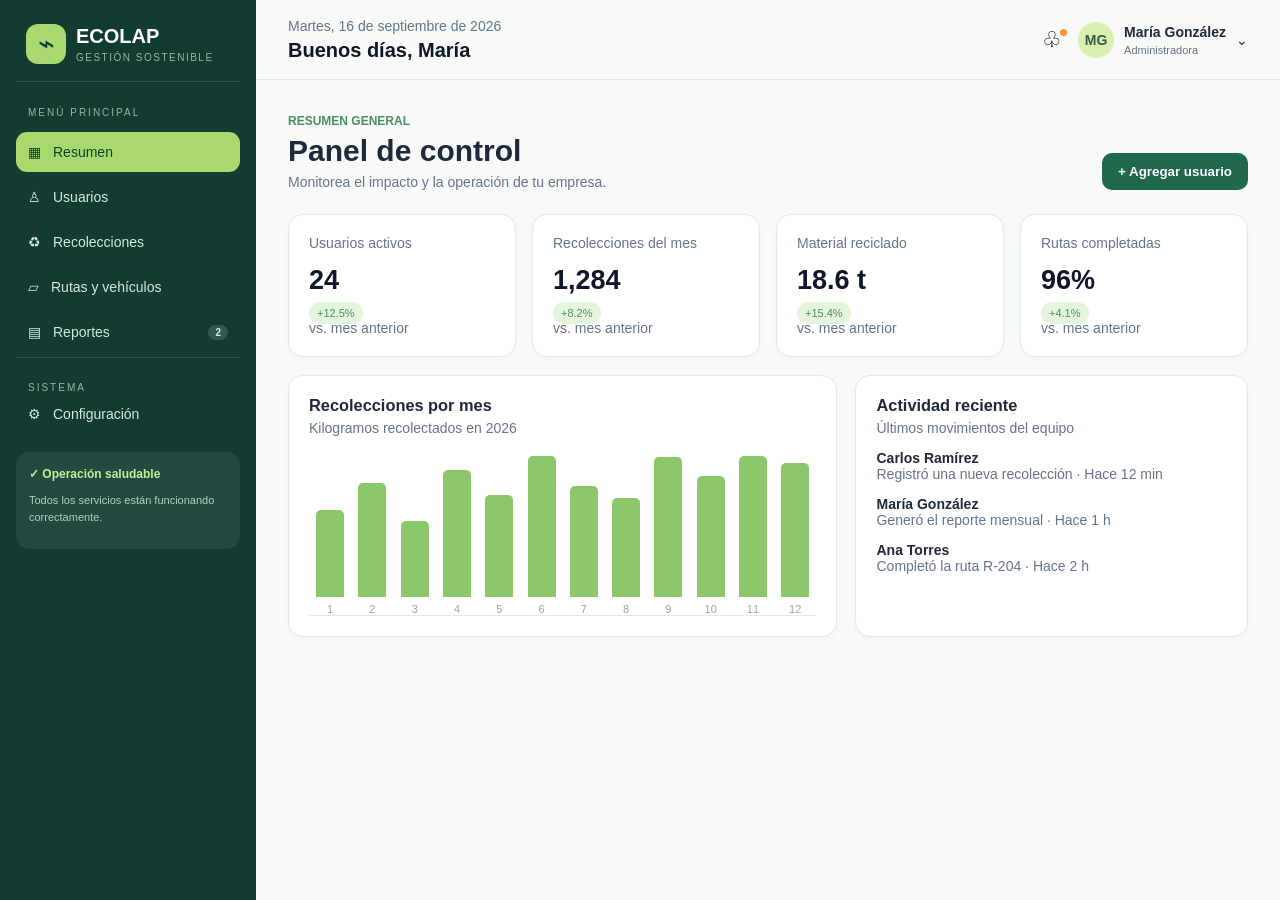
<file: index.html>
<!doctype html>
<html lang="es">
<head>
  <meta charset="UTF-8">
  <meta name="viewport" content="width=device-width, initial-scale=1.0">
  <title>ECOLAP | Gestión sostenible</title>
  <link rel="stylesheet" href="style.css">
</head>
<body>
  <aside class="sidebar" id="sidebar">
    <div class="brand"><span class="brand-mark">⌁</span><div><strong>ECOLAP</strong><small>GESTIÓN SOSTENIBLE</small></div><button class="close-menu" id="closeMenu">×</button></div>
    <nav><span class="nav-label">MENÚ PRINCIPAL</span><button class="nav-item active" data-view="resumen">▦ <span>Resumen</span></button><button class="nav-item" data-view="usuarios">♙ <span>Usuarios</span></button><button class="nav-item" data-view="recolecciones">♻ <span>Recolecciones</span></button><button class="nav-item" data-view="rutas">▱ <span>Rutas y vehículos</span></button><button class="nav-item" data-view="reportes">▤ <span>Reportes</span><b>2</b></button><div class="nav-bottom"><span class="nav-label">SISTEMA</span><button class="nav-item">⚙ <span>Configuración</span></button></div></nav>
    <div class="health"><strong>✓ Operación saludable</strong><p>Todos los servicios están funcionando correctamente.</p></div>
  </aside>
  <main class="content">
    <header><div class="header-left"><button class="menu-button" id="openMenu">☰</button><div><p>Martes, 16 de septiembre de 2026</p><h1 id="pageTitle">Buenos días, María</h1></div></div><div class="profile"><button class="bell" id="notifications">♧<i></i></button><span class="avatar">MG</span><div><strong>María González</strong><small>Administradora</small></div><span>⌄</span></div><div class="notice" id="notice">Tienes 2 reportes listos para revisar.</div></header>
    <section id="app" class="page"></section>
  </main>
  <div class="modal-backdrop hidden" id="modal"><form class="modal"><button type="button" class="modal-close" id="closeModal">×</button><span class="eyebrow">EQUIPO ECOLAP</span><h2>Agregar usuario</h2><p>Crea un acceso para tu equipo ECOLAP.</p><label>Nombre completo<input id="userName" required placeholder="Ej. Laura Pérez"></label><label>Correo electrónico<input id="userEmail" type="email" required placeholder="nombre@ecolap.co"></label><label>Tipo de cargo<select id="userRole"><option>Recolector</option><option>Supervisor</option><option>Administrador</option></select></label><button class="primary" type="submit">+ Guardar usuario</button></form></div>
  <script src="script.js"></script>
</body>
</html>
</file>
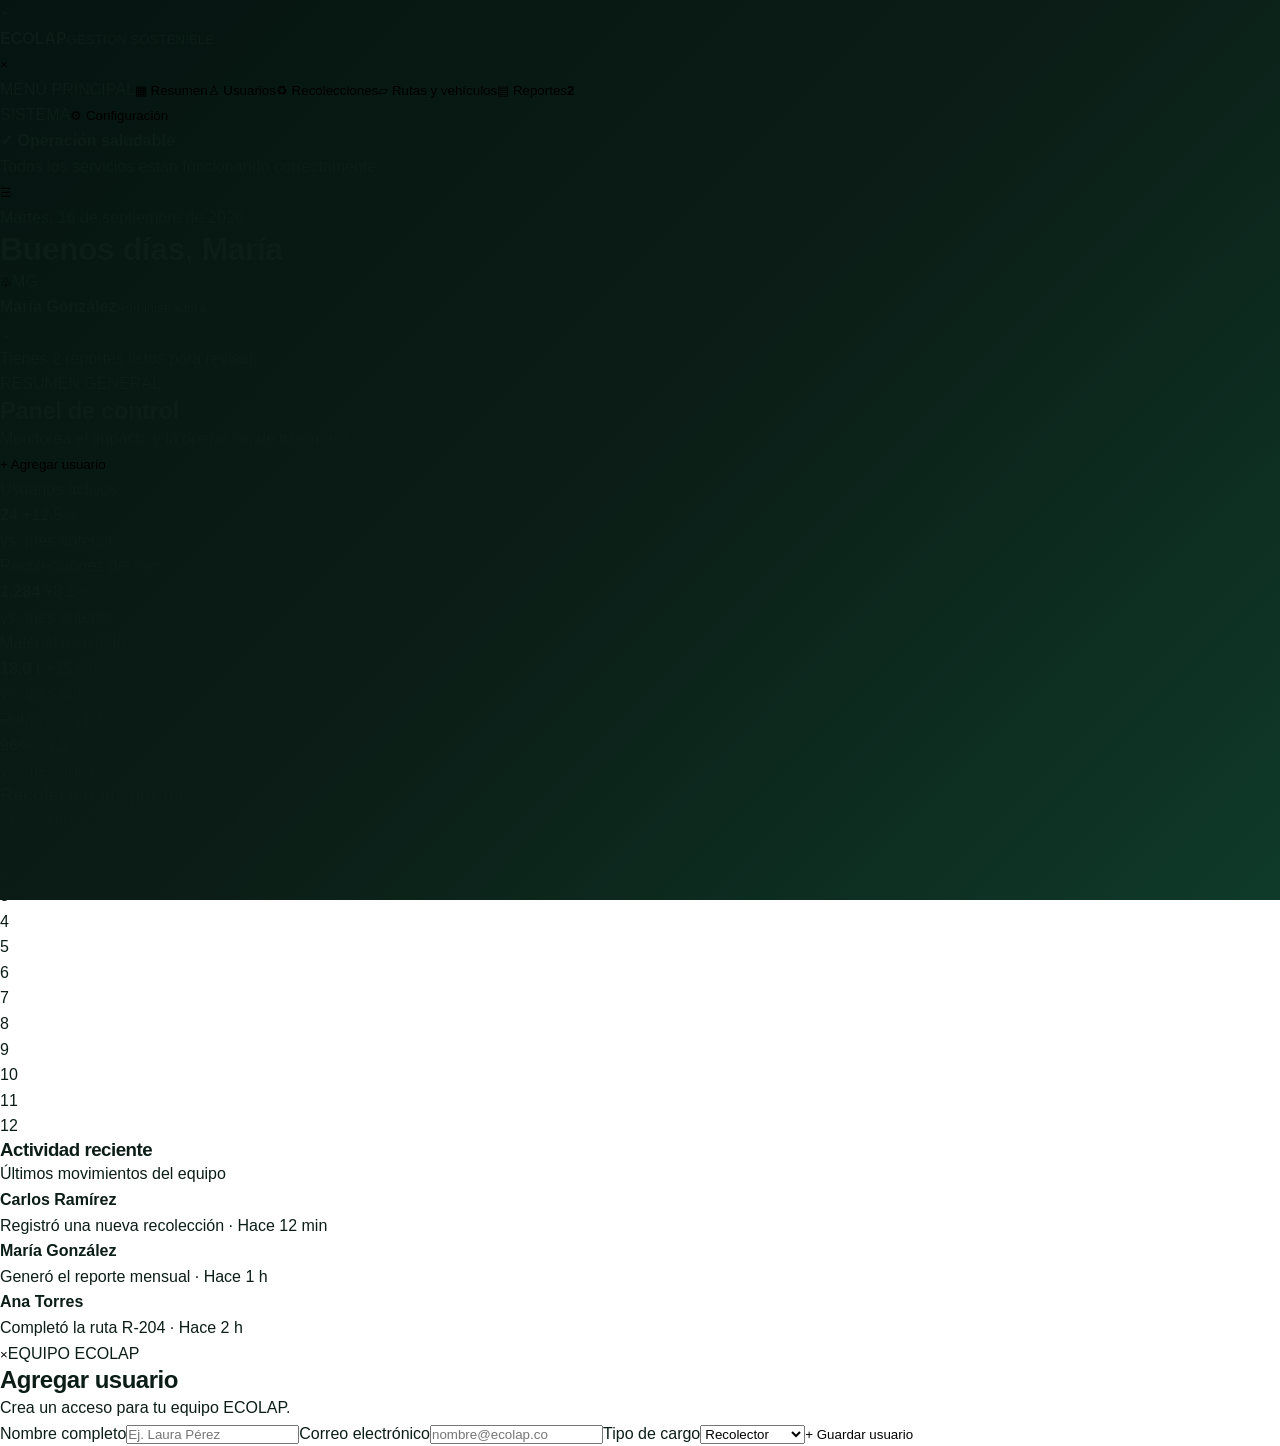
<file: admin.html>
<!doctype html>
<html lang="es">
<head>
  <meta charset="UTF-8">
  <meta name="viewport" content="width=device-width, initial-scale=1.0">
  <title>ECOLAP | Gestión sostenible</title>
  <link rel="stylesheet" href="styles.css">
</head>
<body>
  <aside class="sidebar" id="sidebar">
    <div class="brand"><span class="brand-mark">⌁</span><div><strong>ECOLAP</strong><small>GESTIÓN SOSTENIBLE</small></div><button class="close-menu" id="closeMenu">×</button></div>
    <nav><span class="nav-label">MENÚ PRINCIPAL</span><button class="nav-item active" data-view="resumen">▦ <span>Resumen</span></button><button class="nav-item" data-view="usuarios">♙ <span>Usuarios</span></button><button class="nav-item" data-view="recolecciones">♻ <span>Recolecciones</span></button><button class="nav-item" data-view="rutas">▱ <span>Rutas y vehículos</span></button><button class="nav-item" data-view="reportes">▤ <span>Reportes</span><b>2</b></button><div class="nav-bottom"><span class="nav-label">SISTEMA</span><button class="nav-item">⚙ <span>Configuración</span></button></div></nav>
    <div class="health"><strong>✓ Operación saludable</strong><p>Todos los servicios están funcionando correctamente.</p></div>
  </aside>
  <main class="content">
    <header><div class="header-left"><button class="menu-button" id="openMenu">☰</button><div><p>Martes, 16 de septiembre de 2026</p><h1 id="pageTitle">Buenos días, María</h1></div></div><div class="profile"><button class="bell" id="notifications">♧<i></i></button><span class="avatar">MG</span><div><strong>María González</strong><small>Administradora</small></div><span>⌄</span></div><div class="notice" id="notice">Tienes 2 reportes listos para revisar.</div></header>
    <section id="app" class="page"></section>
  </main>
  <div class="modal-backdrop hidden" id="modal"><form class="modal"><button type="button" class="modal-close" id="closeModal">×</button><span class="eyebrow">EQUIPO ECOLAP</span><h2>Agregar usuario</h2><p>Crea un acceso para tu equipo ECOLAP.</p><label>Nombre completo<input id="userName" required placeholder="Ej. Laura Pérez"></label><label>Correo electrónico<input id="userEmail" type="email" required placeholder="nombre@ecolap.co"></label><label>Tipo de cargo<select id="userRole"><option>Recolector</option><option>Supervisor</option><option>Administrador</option></select></label><button class="primary" type="submit">+ Guardar usuario</button></form></div>
  <script src="script.js"></script>
</body>
</html>
</file>
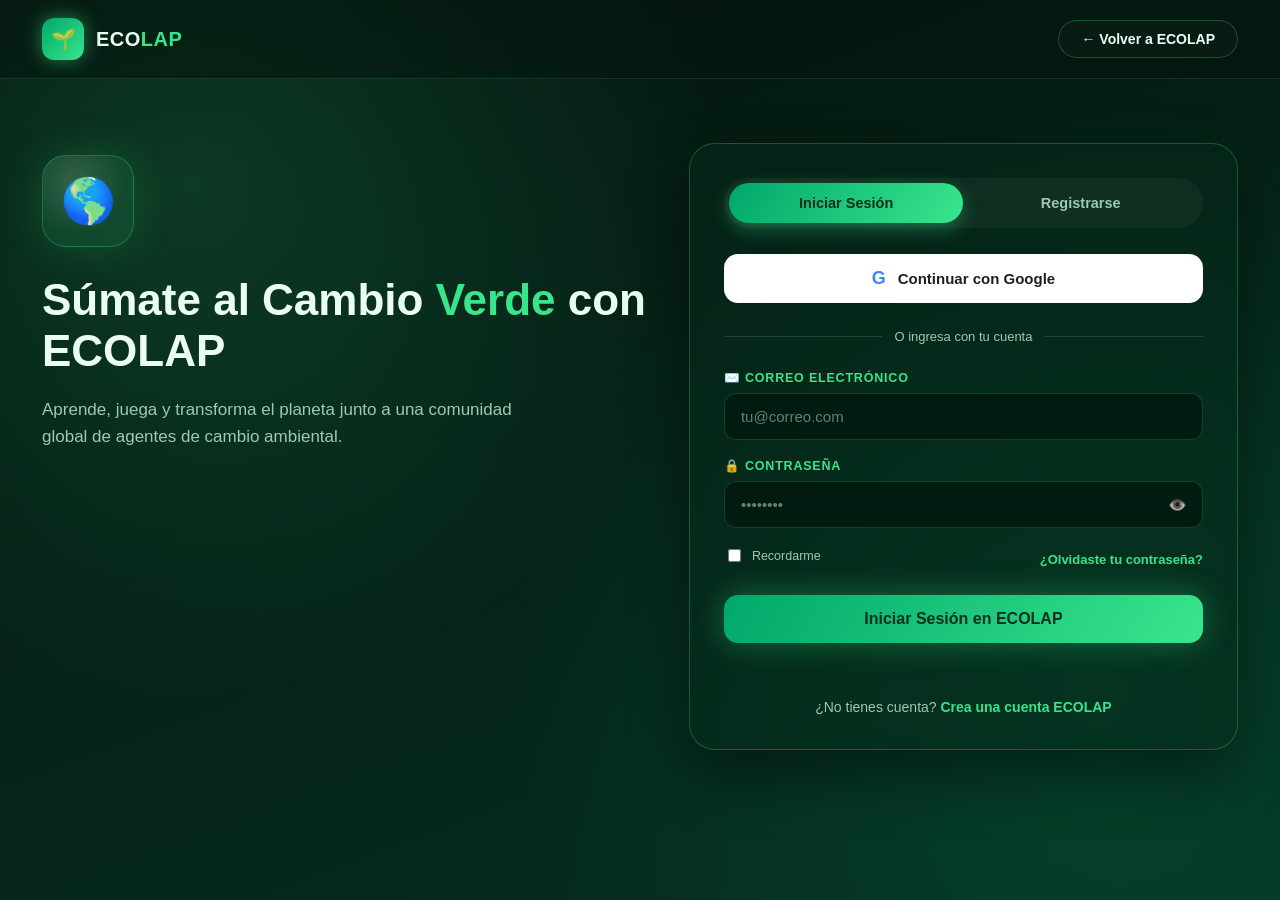
<file: login.html>
<!DOCTYPE html>
<html lang="es">
<head>
    <meta charset="UTF-8">
    <meta name="viewport" content="width=device-width, initial-scale=1.0">
    <title>ECOLAP | Iniciar sesión</title>
    <link rel="icon" type="image/png" href="../../../../../../Img/ecolap.png">

    <style>
        :root {
            --bg-1: #04140d;
            --bg-2: #06301f;
            --verde-neon: #39e58c;
            --verde-medio: #00a86b;
            --verde-oscuro: #063b29;
            --panel: rgba(6, 40, 27, 0.55);
            --panel-borde: rgba(57, 229, 140, 0.28);
            --input-bg: rgba(3, 20, 13, 0.65);
            --texto-claro: #eafff2;
            --texto-tenue: #9fc9b3;
            --error: #ff6b6b;
            --exito: #6dffb3;
        }

        * { box-sizing: border-box; }

        body {
            margin: 0;
            min-height: 100vh;
            font-family: 'Segoe UI', Arial, sans-serif;
            background:
                radial-gradient(circle at 15% 20%, rgba(57, 229, 140, .16), transparent 40%),
                radial-gradient(circle at 85% 75%, rgba(0, 168, 107, .18), transparent 45%),
                linear-gradient(160deg, var(--bg-1), var(--bg-2));
            color: var(--texto-claro);
        }

        /* ---------- Navbar ---------- */
        .navbar {
            display: flex;
            align-items: center;
            justify-content: space-between;
            padding: 18px 42px;
            background: rgba(4, 20, 13, 0.55);
            border-bottom: 1px solid rgba(57, 229, 140, .15);
        }

        .brand {
            display: flex;
            align-items: center;
            gap: 12px;
        }

        .brand-icon {
            width: 42px;
            height: 42px;
            border-radius: 12px;
            background: linear-gradient(135deg, var(--verde-medio), var(--verde-neon));
            display: flex;
            align-items: center;
            justify-content: center;
            font-size: 20px;
            box-shadow: 0 0 18px rgba(57, 229, 140, .5);
        }

        .brand-name {
            font-size: 20px;
            font-weight: 800;
            letter-spacing: .5px;
        }
        .brand-name span { color: var(--verde-neon); }

        .back-link {
            display: flex;
            align-items: center;
            gap: 8px;
            padding: 10px 22px;
            border-radius: 999px;
            border: 1px solid var(--panel-borde);
            color: var(--texto-claro);
            text-decoration: none;
            font-size: 14px;
            font-weight: 600;
            transition: .2s ease;
            background: rgba(255, 255, 255, .02);
        }
        .back-link:hover {
            background: rgba(57, 229, 140, .1);
            border-color: var(--verde-neon);
        }

        /* ---------- Layout principal ---------- */
        .contenido {
            display: grid;
            grid-template-columns: 1.05fr 0.95fr;
            gap: 40px;
            max-width: 1280px;
            margin: 0 auto;
            padding: 64px 42px 80px;
            align-items: start;
        }

        /* ---------- Columna izquierda ---------- */
        .panel-izq { padding-top: 12px; }

        .globo {
            width: 92px;
            height: 92px;
            border-radius: 24px;
            background: radial-gradient(circle at 35% 30%, rgba(255,255,255,.15), transparent 60%), rgba(57, 229, 140, .12);
            border: 1px solid var(--panel-borde);
            display: flex;
            align-items: center;
            justify-content: center;
            font-size: 44px;
            margin-bottom: 28px;
            box-shadow: 0 0 40px rgba(57, 229, 140, .18);
        }

        .titulo-hero {
            font-size: 44px;
            font-weight: 800;
            line-height: 1.15;
            margin: 0 0 20px;
        }
        .titulo-hero .resalte { color: var(--verde-neon); }

        .parrafo-hero {
            color: var(--texto-tenue);
            font-size: 17px;
            line-height: 1.6;
            max-width: 480px;
            margin: 0 0 36px;
        }

        /* ---------- Columna derecha: tarjeta de login ---------- */
        .panel-der {
            background: var(--panel);
            border: 1px solid var(--panel-borde);
            border-radius: 26px;
            padding: 34px;
            box-shadow: 0 25px 60px rgba(0,0,0,.45);
            backdrop-filter: blur(8px);
        }

        .tabs {
            display: flex;
            background: rgba(255,255,255,.04);
            border-radius: 999px;
            padding: 5px;
            margin-bottom: 26px;
        }

        .tab {
            flex: 1;
            text-align: center;
            padding: 12px;
            border-radius: 999px;
            font-weight: 700;
            font-size: 14.5px;
            cursor: pointer;
            border: none;
            background: transparent;
            color: var(--texto-tenue);
            transition: .2s ease;
        }
        .tab.activo {
            background: linear-gradient(120deg, var(--verde-medio), var(--verde-neon));
            color: #063018;
            box-shadow: 0 6px 18px rgba(57, 229, 140, .35);
        }

        .btn-google {
            width: 100%;
            display: flex;
            align-items: center;
            justify-content: center;
            gap: 12px;
            padding: 14px;
            border-radius: 14px;
            border: none;
            background: #fff;
            color: #1f1f1f;
            font-weight: 700;
            font-size: 15px;
            cursor: pointer;
            transition: .2s ease;
        }
        .btn-google:hover { transform: translateY(-1px); box-shadow: 0 8px 20px rgba(0,0,0,.25); }
        .g-icon {
            font-weight: 900;
            color: #4285F4;
            font-size: 18px;
        }

        .divisor {
            display: flex;
            align-items: center;
            gap: 12px;
            margin: 26px 0;
            color: var(--texto-tenue);
            font-size: 13px;
        }
        .divisor::before, .divisor::after {
            content: '';
            flex: 1;
            height: 1px;
            background: rgba(255,255,255,.12);
        }

        .form-group { margin-bottom: 18px; text-align: left; }

        label {
            display: flex;
            align-items: center;
            gap: 7px;
            margin-bottom: 8px;
            font-size: 12.5px;
            font-weight: 800;
            letter-spacing: .8px;
            text-transform: uppercase;
            color: var(--verde-neon);
        }

        .input-wrap { position: relative; }

        input {
            width: 100%;
            padding: 14px 16px;
            border-radius: 12px;
            border: 1.5px solid rgba(57, 229, 140, .2);
            background: var(--input-bg);
            color: var(--texto-claro);
            font-size: 15px;
            outline: none;
            transition: .2s ease;
        }
        input::placeholder { color: #5f8672; }
        input:focus {
            border-color: var(--verde-neon);
            box-shadow: 0 0 0 4px rgba(57, 229, 140, .15);
        }

        .toggle-pass {
            position: absolute;
            right: 12px;
            top: 50%;
            transform: translateY(-50%);
            background: none;
            border: none;
            cursor: pointer;
            font-size: 15px;
            opacity: .7;
            padding: 4px;
        }

        .fila-opciones {
            display: flex;
            align-items: center;
            justify-content: space-between;
            font-size: 13px;
            color: var(--texto-tenue);
            margin: 4px 0 22px;
        }

        .recordarme { display: flex; align-items: center; gap: 8px; }
        .recordarme input { width: auto; padding: 0; accent-color: var(--verde-neon); }

        .fila-opciones a { color: var(--verde-neon); text-decoration: none; font-weight: 600; }
        .fila-opciones a:hover { text-decoration: underline; }

        button.submit-button {
            width: 100%;
            padding: 15px;
            border: none;
            border-radius: 14px;
            font-size: 16px;
            font-weight: 800;
            color: #06301f;
            background: linear-gradient(120deg, var(--verde-medio), var(--verde-neon));
            cursor: pointer;
            display: flex;
            align-items: center;
            justify-content: center;
            gap: 10px;
            box-shadow: 0 0 30px rgba(57, 229, 140, .35);
            transition: .2s ease;
        }
        button.submit-button:hover:not(:disabled) {
            filter: brightness(1.07);
            transform: translateY(-2px);
        }
        button.submit-button:disabled { opacity: .7; cursor: not-allowed; transform: none; }

        .spinner {
            width: 16px; height: 16px;
            border: 2.5px solid rgba(6,48,31,.35);
            border-top-color: #06301f;
            border-radius: 50%;
            animation: spin .7s linear infinite;
            display: none;
        }
        .spinner.visible { display: inline-block; }
        @keyframes spin { to { transform: rotate(360deg); } }

        .message {
            min-height: 20px;
            margin-top: 14px;
            font-size: 13px;
            font-weight: 700;
            text-align: center;
        }
        .error { color: var(--error); }
        .success { color: var(--exito); }

        .crear-cuenta {
            text-align: center;
            margin-top: 22px;
            font-size: 14px;
            color: var(--texto-tenue);
        }
        .crear-cuenta a { color: var(--verde-neon); font-weight: 700; text-decoration: none; }
        .crear-cuenta a:hover { text-decoration: underline; }

        @keyframes shake {
            0%, 100% { transform: translateX(0); }
            25% { transform: translateX(-6px); }
            75% { transform: translateX(6px); }
        }
        .shake { animation: shake .35s; }

        /* ---------- Responsive ---------- */
        @media (max-width: 980px) {
            .contenido { grid-template-columns: 1fr; padding: 40px 24px 60px; }
            .titulo-hero { font-size: 32px; }
        }
        @media (max-width: 480px) {
            .navbar { padding: 14px 18px; }
            .panel-der { padding: 24px; }
        }
    </style>
</head>

<body>
    <nav class="navbar">
        <div class="brand">
            <div class="brand-icon">🌱</div>
            <div class="brand-name">ECO<span>LAP</span></div>
        </div>
        <a href="index.html" class="back-link">← Volver a ECOLAP</a>
    </nav>

    <div class="contenido">
        <!-- Columna izquierda: branding + selector de rol -->
        <section class="panel-izq">
            <div class="globo">🌎</div>
            <h1 class="titulo-hero">Súmate al Cambio <span class="resalte">Verde</span> con ECOLAP</h1>
            <p class="parrafo-hero">
                Aprende, juega y transforma el planeta junto a una comunidad global de agentes de cambio ambiental.
            </p>
        </section>

        <!-- Columna derecha: formulario -->
        <section class="panel-der">
            <div class="tabs">
                <button class="tab activo" id="tabLogin" type="button">Iniciar Sesión</button>
                <button class="tab" id="tabRegistro" type="button">Registrarse</button>
            </div>

            <button type="button" class="btn-google" id="btnGoogle">
                <span class="g-icon">G</span> Continuar con Google
            </button>

            <div class="divisor">O ingresa con tu cuenta</div>

            <form id="loginForm" autocomplete="on">
                <div class="form-group">
                    <label for="email">✉️ Correo electrónico</label>
                    <div class="input-wrap">
                        <input
                            type="email"
                            id="email"
                            placeholder="tu@correo.com"
                            autocomplete="email"
                            required
                        >
                    </div>
                </div>

                <div class="form-group">
                    <label for="password">🔒 Contraseña</label>
                    <div class="input-wrap">
                        <input
                            type="password"
                            id="password"
                            placeholder="••••••••"
                            autocomplete="current-password"
                            required
                            style="padding-right: 42px;"
                        >
                        <button type="button" class="toggle-pass" id="togglePass" aria-label="Mostrar contraseña">👁️</button>
                    </div>
                </div>

                <div class="fila-opciones">
                    <label class="recordarme" for="recordarme" style="text-transform:none;font-weight:500;letter-spacing:0;color:var(--texto-tenue);">
                        <input type="checkbox" id="recordarme"> Recordarme
                    </label>
                    <a href="#">¿Olvidaste tu contraseña?</a>
                </div>

                <button type="submit" class="submit-button" id="submitButton">
                    <span class="spinner" id="spinner"></span>
                    <span id="submitText">Iniciar Sesión en ECOLAP</span>
                </button>

                <div id="message" class="message" role="status"></div>
            </form>

            <div class="crear-cuenta">
                ¿No tienes cuenta? <a href="registro.html">Crea una cuenta ECOLAP</a>
            </div>
        </section>
    </div>

    <script>
        // ==========================================================
        // Redirección automática según el correo ingresado.
        // ==========================================================

        const USAR_BACKEND = false;
        const API_URL = '/api';

        const CUENTAS_DEMO = {
            'admin@ecolap.com':      'administrador',
            'recolector@ecolap.com': 'recolector',
            'usuario@ecolap.com':    'usuario'
        };

        const PALABRAS_CLAVE = [
            { patron: /admin/i,                rol: 'administrador' },
            { patron: /recolector|conductor/i, rol: 'recolector' }
        ];

        const RUTAS_POR_ROL = {
            administrador: 'panel_admin/ecolap-html/index.html',
            admin:         'panel_admin/ecolap-html/index.html',
            recolector:    'mapa.html',
            conductor:     'mapa.html',
            usuario:       'index.html'
        };

        function determinarRolPorCorreo(correo) {
            const correoLimpio = correo.trim().toLowerCase();
            if (CUENTAS_DEMO[correoLimpio]) return CUENTAS_DEMO[correoLimpio];
            for (const { patron, rol } of PALABRAS_CLAVE) {
                if (patron.test(correoLimpio)) return rol;
            }
            return 'usuario'; // sin coincidencia: rol por defecto
        }

        const emailInput = document.getElementById('email');

        // ---------- Tabs ----------
        document.getElementById('tabRegistro').addEventListener('click', () => {
            window.location.href = 'registro.html';
        });

        // ---------- Mostrar/ocultar contraseña ----------
        const passwordInput = document.getElementById('password');
        const togglePass = document.getElementById('togglePass');
        togglePass.addEventListener('click', () => {
            const visible = passwordInput.type === 'text';
            passwordInput.type = visible ? 'password' : 'text';
            togglePass.textContent = visible ? '👁️' : '🙈';
        });

        // ---------- Google (decorativo por ahora) ----------
        document.getElementById('btnGoogle').addEventListener('click', () => {
            mostrarMensaje('El inicio de sesión con Google estará disponible pronto.', 'error');
        });

        // ---------- Envío del formulario ----------
        const loginForm = document.getElementById('loginForm');
        const submitButton = document.getElementById('submitButton');
        const submitText = document.getElementById('submitText');
        const spinner = document.getElementById('spinner');
        const message = document.getElementById('message');
        const panelDer = document.querySelector('.panel-der');

        function mostrarMensaje(texto, tipo = 'error') {
            message.textContent = texto;
            message.className = `message ${tipo}`;
        }

        function ponerCargando(cargando) {
            submitButton.disabled = cargando;
            spinner.classList.toggle('visible', cargando);
            submitText.textContent = cargando ? 'Verificando...' : 'Iniciar Sesión en ECOLAP';
        }

        function redirigirSegunRol(usuario) {
            const rol = String(usuario.rol || '').trim().toLowerCase();
            const ruta = RUTAS_POR_ROL[rol];
            if (!ruta) {
                mostrarMensaje('No tienes un rol válido asignado. Contacta al administrador.');
                return;
            }
            localStorage.setItem('usuarioEcolap', JSON.stringify(usuario));
            window.location.href = ruta;
        }

        async function iniciarSesionConBackend(email, password) {
            const response = await fetch(`${API_URL}/login`, {
                method: 'POST',
                headers: { 'Content-Type': 'application/json' },
                body: JSON.stringify({ email, password })
            });
            const data = await response.json();
            if (!response.ok || !data.usuario) {
                throw new Error(data.mensaje || 'Correo o contraseña incorrectos.');
            }
            return data.usuario;
        }

        function iniciarSesionLocal(email) {
            const rol = determinarRolPorCorreo(email);
            return { nombre: email.split('@')[0], correo: email, rol };
        }

       loginForm.addEventListener('submit', async (event) => {
            event.preventDefault();

            const email = emailInput.value.trim();
            const password = passwordInput.value;

            if (!email || !password) {
                mostrarMensaje('Completa todos los campos.');
                return;
            }

            ponerCargando(true);
            mostrarMensaje('');

            try {
                let usuario;

                if (USAR_BACKEND) {
                    usuario = await iniciarSesionConBackend(email, password);
                } else {
                    // Modo local / demo sin servidor
                    usuario = iniciarSesionLocal(email);
                }

                mostrarMensaje('Acceso correcto. Redirigiendo...', 'success');
                setTimeout(() => {
                    redirigirSegunRol(usuario);
                }, 500);

            } catch (error) {
                console.error('Error de inicio de sesión:', error);
                mostrarMensaje(error.message || 'No se pudo iniciar sesión.');
                panelDer.classList.remove('shake');
                void panelDer.offsetWidth;
                panelDer.classList.add('shake');
            } finally {
                ponerCargando(false);
            }
        });
    </script>
</body>
</html>
</file>
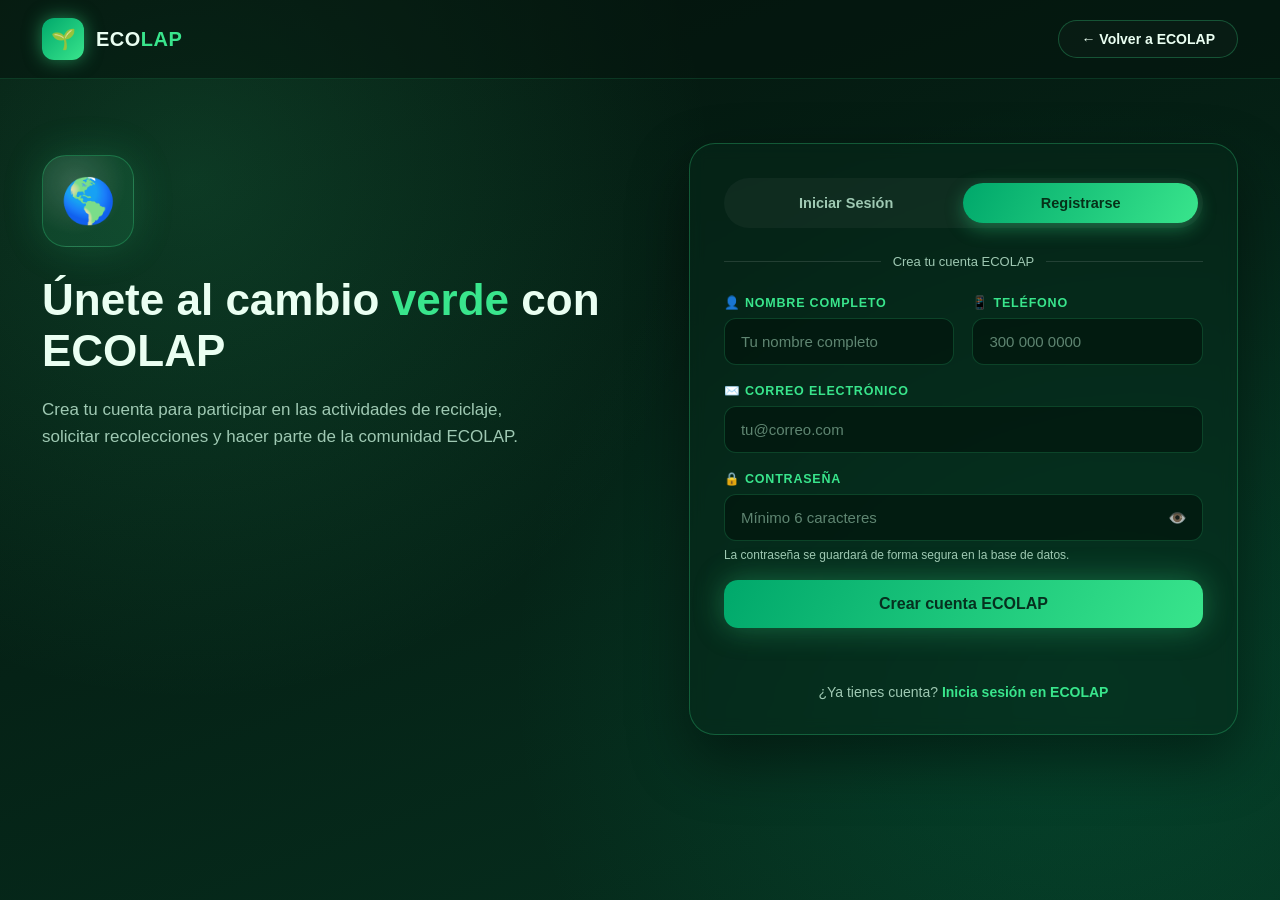
<file: registro.html>
<!DOCTYPE html>
<html lang="es">
<head>
    <meta charset="UTF-8">
    <meta name="viewport" content="width=device-width, initial-scale=1.0">
    <title>ECOLAP | Crear cuenta</title>
    <link rel="icon" type="image/png" href="../Img/ecolap.png">
    <style>
        :root {
            --bg-1: #04140d;
            --bg-2: #06301f;
            --verde-neon: #39e58c;
            --verde-medio: #00a86b;
            --verde-oscuro: #063b29;
            --panel: rgba(6, 40, 27, 0.55);
            --panel-borde: rgba(57, 229, 140, 0.28);
            --input-bg: rgba(3, 20, 13, 0.65);
            --texto-claro: #eafff2;
            --texto-tenue: #9fc9b3;
            --error: #ff6b6b;
            --exito: #6dffb3;
        }

        * { box-sizing: border-box; }

        body {
            margin: 0;
            min-height: 100vh;
            font-family: 'Segoe UI', Arial, sans-serif;
            background:
                radial-gradient(circle at 15% 20%, rgba(57, 229, 140, .16), transparent 40%),
                radial-gradient(circle at 85% 75%, rgba(0, 168, 107, .18), transparent 45%),
                linear-gradient(160deg, var(--bg-1), var(--bg-2));
            color: var(--texto-claro);
        }

        /* ---------- Navbar ---------- */
        .navbar {
            display: flex;
            align-items: center;
            justify-content: space-between;
            padding: 18px 42px;
            background: rgba(4, 20, 13, 0.55);
            border-bottom: 1px solid rgba(57, 229, 140, .15);
        }

        .brand {
            display: flex;
            align-items: center;
            gap: 12px;
        }

        .brand-icon {
            width: 42px;
            height: 42px;
            border-radius: 12px;
            background: linear-gradient(135deg, var(--verde-medio), var(--verde-neon));
            display: flex;
            align-items: center;
            justify-content: center;
            font-size: 20px;
            box-shadow: 0 0 18px rgba(57, 229, 140, .5);
        }

        .brand-name {
            font-size: 20px;
            font-weight: 800;
            letter-spacing: .5px;
        }
        .brand-name span { color: var(--verde-neon); }

        .back-link {
            display: flex;
            align-items: center;
            gap: 8px;
            padding: 10px 22px;
            border-radius: 999px;
            border: 1px solid var(--panel-borde);
            color: var(--texto-claro);
            text-decoration: none;
            font-size: 14px;
            font-weight: 600;
            transition: .2s ease;
            background: rgba(255, 255, 255, .02);
        }
        .back-link:hover {
            background: rgba(57, 229, 140, .1);
            border-color: var(--verde-neon);
        }

        /* ---------- Layout principal ---------- */
        .contenido {
            display: grid;
            grid-template-columns: 1.05fr 0.95fr;
            gap: 40px;
            max-width: 1280px;
            margin: 0 auto;
            padding: 64px 42px 80px;
            align-items: start;
        }

        /* ---------- Columna izquierda ---------- */
        .panel-izq { padding-top: 12px; }

        .globo {
            width: 92px;
            height: 92px;
            border-radius: 24px;
            background: radial-gradient(circle at 35% 30%, rgba(255,255,255,.15), transparent 60%), rgba(57, 229, 140, .12);
            border: 1px solid var(--panel-borde);
            display: flex;
            align-items: center;
            justify-content: center;
            font-size: 44px;
            margin-bottom: 28px;
            box-shadow: 0 0 40px rgba(57, 229, 140, .18);
        }

        .titulo-hero {
            font-size: 44px;
            font-weight: 800;
            line-height: 1.15;
            margin: 0 0 20px;
        }
        .titulo-hero .resalte { color: var(--verde-neon); }

        .parrafo-hero {
            color: var(--texto-tenue);
            font-size: 17px;
            line-height: 1.6;
            max-width: 480px;
            margin: 0 0 36px;
        }

        /* ---------- Columna derecha: tarjeta de login ---------- */
        .panel-der {
            background: var(--panel);
            border: 1px solid var(--panel-borde);
            border-radius: 26px;
            padding: 34px;
            box-shadow: 0 25px 60px rgba(0,0,0,.45);
            backdrop-filter: blur(8px);
        }

        .tabs {
            display: flex;
            background: rgba(255,255,255,.04);
            border-radius: 999px;
            padding: 5px;
            margin-bottom: 26px;
        }

        .tab {
            flex: 1;
            text-align: center;
            padding: 12px;
            border-radius: 999px;
            font-weight: 700;
            font-size: 14.5px;
            cursor: pointer;
            border: none;
            background: transparent;
            color: var(--texto-tenue);
            transition: .2s ease;
        }
        .tab.activo {
            background: linear-gradient(120deg, var(--verde-medio), var(--verde-neon));
            color: #063018;
            box-shadow: 0 6px 18px rgba(57, 229, 140, .35);
        }

        .btn-google {
            width: 100%;
            display: flex;
            align-items: center;
            justify-content: center;
            gap: 12px;
            padding: 14px;
            border-radius: 14px;
            border: none;
            background: #fff;
            color: #1f1f1f;
            font-weight: 700;
            font-size: 15px;
            cursor: pointer;
            transition: .2s ease;
        }
        .btn-google:hover { transform: translateY(-1px); box-shadow: 0 8px 20px rgba(0,0,0,.25); }
        .g-icon {
            font-weight: 900;
            color: #4285F4;
            font-size: 18px;
        }

        .divisor {
            display: flex;
            align-items: center;
            gap: 12px;
            margin: 26px 0;
            color: var(--texto-tenue);
            font-size: 13px;
        }
        .divisor::before, .divisor::after {
            content: '';
            flex: 1;
            height: 1px;
            background: rgba(255,255,255,.12);
        }

        .form-group { margin-bottom: 18px; text-align: left; }

        label {
            display: flex;
            align-items: center;
            gap: 7px;
            margin-bottom: 8px;
            font-size: 12.5px;
            font-weight: 800;
            letter-spacing: .8px;
            text-transform: uppercase;
            color: var(--verde-neon);
        }

        .input-wrap { position: relative; }

        input {
            width: 100%;
            padding: 14px 16px;
            border-radius: 12px;
            border: 1.5px solid rgba(57, 229, 140, .2);
            background: var(--input-bg);
            color: var(--texto-claro);
            font-size: 15px;
            outline: none;
            transition: .2s ease;
        }
        input::placeholder { color: #5f8672; }
        input:focus {
            border-color: var(--verde-neon);
            box-shadow: 0 0 0 4px rgba(57, 229, 140, .15);
        }

        .toggle-pass {
            position: absolute;
            right: 12px;
            top: 50%;
            transform: translateY(-50%);
            background: none;
            border: none;
            cursor: pointer;
            font-size: 15px;
            opacity: .7;
            padding: 4px;
        }

        .fila-opciones {
            display: flex;
            align-items: center;
            justify-content: space-between;
            font-size: 13px;
            color: var(--texto-tenue);
            margin: 4px 0 22px;
        }

        .recordarme { display: flex; align-items: center; gap: 8px; }
        .recordarme input { width: auto; padding: 0; accent-color: var(--verde-neon); }

        .fila-opciones a { color: var(--verde-neon); text-decoration: none; font-weight: 600; }
        .fila-opciones a:hover { text-decoration: underline; }

        button.submit-button {
            width: 100%;
            padding: 15px;
            border: none;
            border-radius: 14px;
            font-size: 16px;
            font-weight: 800;
            color: #06301f;
            background: linear-gradient(120deg, var(--verde-medio), var(--verde-neon));
            cursor: pointer;
            display: flex;
            align-items: center;
            justify-content: center;
            gap: 10px;
            box-shadow: 0 0 30px rgba(57, 229, 140, .35);
            transition: .2s ease;
        }
        button.submit-button:hover:not(:disabled) {
            filter: brightness(1.07);
            transform: translateY(-2px);
        }
        button.submit-button:disabled { opacity: .7; cursor: not-allowed; transform: none; }

        .spinner {
            width: 16px; height: 16px;
            border: 2.5px solid rgba(6,48,31,.35);
            border-top-color: #06301f;
            border-radius: 50%;
            animation: spin .7s linear infinite;
            display: none;
        }
        .spinner.visible { display: inline-block; }
        @keyframes spin { to { transform: rotate(360deg); } }

        .message {
            min-height: 20px;
            margin-top: 14px;
            font-size: 13px;
            font-weight: 700;
            text-align: center;
        }
        .error { color: var(--error); }
        .success { color: var(--exito); }

        .crear-cuenta {
            text-align: center;
            margin-top: 22px;
            font-size: 14px;
            color: var(--texto-tenue);
        }
        .crear-cuenta a { color: var(--verde-neon); font-weight: 700; text-decoration: none; }
        .crear-cuenta a:hover { text-decoration: underline; }

        @keyframes shake {
            0%, 100% { transform: translateX(0); }
            25% { transform: translateX(-6px); }
            75% { transform: translateX(6px); }
        }
        .shake { animation: shake .35s; }

        /* ---------- Responsive ---------- */
        @media (max-width: 980px) {
            .contenido { grid-template-columns: 1fr; padding: 40px 24px 60px; }
            .titulo-hero { font-size: 32px; }
        }
        @media (max-width: 480px) {
            .navbar { padding: 14px 18px; }
            .panel-der { padding: 24px; }
        }
    </style>
    <style>
        .registro-note { color: var(--texto-tenue); font-size: 13px; line-height: 1.5; margin: 0 0 20px; }
        .form-grid { display:grid; grid-template-columns:1fr 1fr; gap:18px; }
        .form-grid .form-group { margin-bottom:0; }
        .password-help { color:var(--texto-tenue); font-size:12px; margin-top:7px; }
        @media (max-width: 600px) { .form-grid { grid-template-columns:1fr; } }
    </style>
</head>
<body>
    <nav class="navbar">
        <div class="brand">
            <div class="brand-icon">🌱</div>
            <div class="brand-name">ECO<span>LAP</span></div>
        </div>
        <a href="index.html" class="back-link">← Volver a ECOLAP</a>
    </nav>

    <div class="contenido">
        <section class="panel-izq">
            <div class="globo">🌎</div>
            <h1 class="titulo-hero">Únete al cambio <span class="resalte">verde</span> con ECOLAP</h1>
            <p class="parrafo-hero">
                Crea tu cuenta para participar en las actividades de reciclaje, solicitar recolecciones y hacer parte de la comunidad ECOLAP.
            </p>
        </section>

        <section class="panel-der">
            <div class="tabs">
                <button class="tab" id="tabLogin" type="button">Iniciar Sesión</button>
                <button class="tab activo" id="tabRegistro" type="button">Registrarse</button>
            </div>

            <div class="divisor">Crea tu cuenta ECOLAP</div>

            <form id="registerForm" autocomplete="on">
                <div class="form-grid">
                    <div class="form-group">
                        <label for="nombre">👤 Nombre completo</label>
                        <div class="input-wrap">
                            <input type="text" id="nombre" placeholder="Tu nombre completo" autocomplete="name" maxlength="100" required>
                        </div>
                    </div>

                    <div class="form-group">
                        <label for="telefono">📱 Teléfono</label>
                        <div class="input-wrap">
                            <input type="tel" id="telefono" placeholder="300 000 0000" autocomplete="tel" maxlength="20">
                        </div>
                    </div>
                </div>

                <div class="form-group" style="margin-top:18px;">
                    <label for="email">✉️ Correo electrónico</label>
                    <div class="input-wrap">
                        <input type="email" id="email" placeholder="tu@correo.com" autocomplete="email" maxlength="150" required>
                    </div>
                </div>

                <div class="form-group">
                    <label for="password">🔒 Contraseña</label>
                    <div class="input-wrap">
                        <input type="password" id="password" placeholder="Mínimo 6 caracteres" autocomplete="new-password" minlength="6" required style="padding-right:42px;">
                        <button type="button" class="toggle-pass" id="togglePass" aria-label="Mostrar contraseña">👁️</button>
                    </div>
                    <div class="password-help">La contraseña se guardará de forma segura en la base de datos.</div>
                </div>

                <button type="submit" class="submit-button" id="submitButton">
                    <span class="spinner" id="spinner"></span>
                    <span id="submitText">Crear cuenta ECOLAP</span>
                </button>

                <div id="message" class="message" role="status"></div>
            </form>

            <div class="crear-cuenta">
                ¿Ya tienes cuenta? <a href="login.html">Inicia sesión en ECOLAP</a>
            </div>
        </section>
    </div>

    <script>
        const form = document.getElementById('registerForm');
        const message = document.getElementById('message');
        const submitButton = document.getElementById('submitButton');
        const submitText = document.getElementById('submitText');
        const spinner = document.getElementById('spinner');
        const passwordInput = document.getElementById('password');
        const togglePass = document.getElementById('togglePass');
        const panelDer = document.querySelector('.panel-der');

        document.getElementById('tabLogin').addEventListener('click', () => window.location.href = 'login.html');

        togglePass.addEventListener('click', () => {
            const visible = passwordInput.type === 'text';
            passwordInput.type = visible ? 'password' : 'text';
            togglePass.textContent = visible ? '👁️' : '🙈';
        });

        function mostrarMensaje(texto, tipo = '') {
            message.textContent = texto;
            message.className = message ${tipo};
        }

        function cargar(cargando) {
            submitButton.disabled = cargando;
            spinner.classList.toggle('visible', cargando);
            submitText.textContent = cargando ? 'Creando cuenta...' : 'Crear cuenta ECOLAP';
        }

        form.addEventListener('submit', async (event) => {
            event.preventDefault();
            mostrarMensaje('');

            const datos = {
                nombre: document.getElementById('nombre').value.trim(),
                email: document.getElementById('email').value.trim().toLowerCase(),
                telefono: document.getElementById('telefono').value.trim(),
                password: passwordInput.value
            };

            if (!datos.nombre || !datos.email || !datos.password) {
                mostrarMensaje('Completa los campos obligatorios.');
                return;
            }

            if (datos.password.length < 6) {
                mostrarMensaje('La contraseña debe tener mínimo 6 caracteres.');
                return;
            }

            cargar(true);

            try {
                
                await new Promise(resolve => setTimeout(resolve, 600));
                const usuarios = JSON.parse(localStorage.getItem('ecolap_usuarios')) || [];
                if (usuarios.some(u => u.email === datos.email)) {
                    throw new Error('Ese correo ya está registrado.');
                }

                usuarios.push(datos);
                localStorage.setItem('ecolap_usuarios', JSON.stringify(usuarios));

                mostrarMensaje('Cuenta creada correctamente. Ahora puedes iniciar sesión.', 'success');
                form.reset();

                setTimeout(() => window.location.href = 'login.html', 1200);
            } catch (error) {
                console.error('Error de registro:', error);
                mostrarMensaje(error.message || 'No se pudo conectar con el servidor.');
                panelDer.classList.remove('shake');
                void panelDer.offsetWidth;
                panelDer.classList.add('shake');
            } finally {
                cargar(false);
            }
        });
    </script>
</body>
</html>
</file>
<file: style.css>
*{box-sizing:border-box}body{margin:0;background:#f7faf8;color:#1e293b;font:14px Arial,sans-serif}.sidebar{position:fixed;inset:0 auto 0 0;width:256px;background:#123c32;color:#fff;padding:24px 16px;display:flex;flex-direction:column}.brand{height:58px;display:flex;align-items:center;gap:10px;border-bottom:1px solid #ffffff1c;padding:0 10px 18px}.brand-mark{display:grid;place-items:center;width:40px;height:40px;background:#a8d86e;color:#123c32;border-radius:12px;font-size:28px}.brand strong{display:block;font-size:20px}.brand small,.profile small{display:block;color:#94b9a2;font-size:10px;letter-spacing:1.5px;margin-top:4px}.close-menu{display:none;margin-left:auto;background:none;border:0;color:#fff;font-size:24px}nav{display:flex;flex-direction:column;gap:5px;padding-top:25px}.nav-label{font-size:10px;letter-spacing:2px;color:#94b9a2;padding:0 12px 9px}.nav-item{border:0;background:none;color:#d6e9df;text-align:left;padding:12px;border-radius:11px;display:flex;align-items:center;gap:12px;font-size:14px;cursor:pointer}.nav-item:hover,.nav-item.active{background:#a8d86e;color:#123c32}.nav-item b{margin-left:auto;background:#ffffff25;border-radius:10px;padding:2px 7px;font-size:10px}.nav-bottom{border-top:1px solid #ffffff1c;padding-top:20px;margin-top:auto}.health{background:#ffffff12;border-radius:14px;padding:13px;margin-top:18px}.health strong{color:#c9ed9b;font-size:12px}.health p{color:#b5cec2;font-size:11px;line-height:1.5}.content{margin-left:256px}header{height:80px;border-bottom:1px solid #dfe8e2;background:#f7faf8ee;backdrop-filter:blur(10px);display:flex;align-items:center;justify-content:space-between;padding:0 32px;position:relative}.header-left{display:flex;align-items:center;gap:12px}.header-left p{margin:0 0 5px;color:#64748b}.header-left h1{font-size:20px;margin:0;color:#0f172a}.menu-button{display:none;border:0;background:none;font-size:22px}.profile{display:flex;align-items:center;gap:10px}.bell{border:0;background:none;font-size:22px;position:relative;cursor:pointer}.bell i{position:absolute;right:1px;top:3px;width:7px;height:7px;background:#fb923c;border-radius:50%}.avatar{display:grid;place-items:center;width:36px;height:36px;background:#d9eeaf;border-radius:50%;font-weight:bold;color:#326047}.profile small{letter-spacing:0;color:#64748b;font-size:11px}.notice{display:none;position:absolute;right:30px;top:66px;background:#fff;border:1px solid #e2e8f0;padding:16px;border-radius:12px;box-shadow:0 10px 25px #0002;z-index:3}.page{max-width:1440px;margin:auto;padding:32px}.eyebrow{color:#4d8d65;font-size:12px;font-weight:bold}.page-head{display:flex;justify-content:space-between;align-items:end;gap:16px;margin-bottom:24px}.page h2{font-size:30px;margin:6px 0}.muted{color:#64748b;margin:0}.primary{border:0;background:#1f684c;color:#fff;padding:11px 16px;border-radius:10px;font-weight:bold;cursor:pointer}.primary:hover{background:#174d3a}.cards{display:grid;grid-template-columns:repeat(4,1fr);gap:16px}.card,.panel{background:#fff;border:1px solid #e2e8f0;border-radius:15px;padding:20px;box-shadow:0 2px 5px #00000008}.card p{color:#64748b;margin:0}.card strong{font-size:27px;display:block;margin:14px 0 8px;color:#0f172a}.trend{color:#4d8d65;background:#e5f4dc;border-radius:20px;padding:5px 8px;font-size:11px}.grid{display:grid;grid-template-columns:1.4fr 1fr;gap:18px;margin-top:18px}.panel h3{margin:0 0 5px}.bars{display:flex;align-items:end;justify-content:space-around;height:180px;border-bottom:1px solid #e2e8f0;padding-top:20px}.bar{width:28px;background:#8cc76b;border-radius:5px 5px 0 0}.bar-wrap{height:100%;display:flex;flex-direction:column;justify-content:end;align-items:center;gap:6px;color:#94a3b8;font-size:11px}.table-wrap{overflow:auto}.toolbar{display:flex;justify-content:space-between;gap:12px;margin-bottom:18px}.search{padding:11px 14px;border:1px solid #dbe5de;border-radius:10px;min-width:250px}.table{width:100%;border-collapse:collapse}.table th,.table td{text-align:left;padding:15px;border-bottom:1px solid #edf2ef}.table th{font-size:11px;color:#94a3b8;text-transform:uppercase}.badge{background:#e5f4dc;color:#4d8d65;padding:5px 9px;border-radius:15px;font-size:11px}.report-grid{display:grid;grid-template-columns:repeat(3,1fr);gap:16px}.report-value{font-size:30px;color:#1f684c;font-weight:bold;margin:13px 0}.progress{height:11px;background:#edf2ef;border-radius:9px;margin-top:8px}.progress span{height:100%;display:block;background:#8cc76b;border-radius:9px}.hidden{display:none!important}.modal-backdrop{position:fixed;inset:0;background:#0f172a88;display:grid;place-items:center;padding:18px;z-index:10}.modal{background:#fff;border-radius:18px;padding:26px;max-width:430px;width:100%;position:relative}.modal h2{margin:7px 0}.modal p{color:#64748b;margin-top:0}.modal-close{position:absolute;right:18px;top:15px;border:0;background:none;font-size:24px;color:#64748b}.modal label{display:block;font-weight:bold;margin-top:15px}.modal input,.modal select{width:100%;padding:11px;margin-top:7px;border:1px solid #dbe5de;border-radius:9px;background:white}.modal .primary{width:100%;margin-top:20px}@media(max-width:800px){.sidebar{transform:translateX(-100%);z-index:8;transition:.2s}.sidebar.open{transform:translateX(0)}.close-menu,.menu-button{display:block}.content{margin-left:0}header{padding:0 18px}.profile>div,.profile>span:last-child{display:none}.page{padding:24px 18px}.cards,.report-grid{grid-template-columns:repeat(2,1fr)}.grid{grid-template-columns:1fr}.page-head{align-items:start;flex-direction:column}.toolbar{flex-direction:column}.search{min-width:0;width:100%}}@media(max-width:480px){.cards,.report-grid{grid-template-columns:1fr}.header-left h1{font-size:16px}.header-left p{font-size:11px}.page h2{font-size:25px}}
</file>
<file: styles.css>
/* ===================================================
   ECOLAP - Hoja de Estilos Principal
   Plataforma para la gestión e incentivo del reciclaje
   Diseño: Eco-Tech · Glassmorphism · Futurista
   Paleta:
     Esmeralda   #00A86B
     Hoja        #2ECC71
     Neón Eco    #00FF87
     Oscuro      #0B1D16
     Profundo    #051410
     Cristal     rgba(255,255,255,0.06)
   =================================================== */


/* ==========================================================
   1. VARIABLES CSS
   ========================================================== */
:root {
    /* --- Colores primarios ECOLAP --- */
    --ecolap-esmeralda: #00A86B;
    --ecolap-hoja: #2ECC71;
    --ecolap-oscuro: #0B1D16;
    --ecolap-profundo: #051410;
    --ecolap-fondo: #F4F9F5;
    --ecolap-blanco: #FFFFFF;
    --ecolap-neon: #00FF87;

    /* --- Acentos futuristas --- */
    --ecolap-cyan: #5BFFD1;
    --ecolap-violeta: #7C5BFF;
    --ecolap-arena: #B8FFD8;

    /* --- Texto sobre cristal / oscuro --- */
    --ecolap-texto-claro: rgba(255, 255, 255, 0.92);
    --ecolap-texto-medio: rgba(255, 255, 255, 0.70);
    --ecolap-texto-suave: rgba(255, 255, 255, 0.55);

    /* --- Vidrio / glassmorphism --- */
    --vidrio-bg: rgba(255, 255, 255, 0.06);
    --vidrio-bg-hover: rgba(255, 255, 255, 0.10);
    --vidrio-bg-claro: rgba(255, 255, 255, 0.85);
    --vidrio-borde: rgba(0, 255, 135, 0.22);
    --vidrio-borde-fuerte: rgba(0, 255, 135, 0.45);
    --vidrio-borde-claro: rgba(255, 255, 255, 0.18);

    /* --- Sombras neón / glow --- */
    --ecolap-sombra-suave: rgba(11, 29, 22, 0.10);
    --ecolap-sombra-media: rgba(11, 29, 22, 0.22);
    --ecolap-sombra-fuerte: rgba(11, 29, 22, 0.40);
    --ecolap-sombra-verde: rgba(0, 168, 107, 0.40);
    --ecolap-sombra-neon: rgba(0, 255, 135, 0.55);
    --ecolap-glow-suave: 0 0 24px rgba(0, 255, 135, 0.20);
    --ecolap-glow-fuerte: 0 0 36px rgba(0, 255, 135, 0.45);

    /* --- Overlays --- */
    --ecolap-overlay-claro: rgba(0, 168, 107, 0.10);
    --ecolap-overlay-medio: rgba(0, 168, 107, 0.20);

    /* --- Gradientes oficiales ECOLAP --- */
    --ecolap-gradiente-principal: linear-gradient(135deg, #00A86B 0%, #2ECC71 55%, #00FF87 100%);
    --ecolap-gradiente-suave: linear-gradient(135deg, #F4F9F5 0%, #E8F5EC 100%);
    --ecolap-gradiente-oscuro: linear-gradient(135deg, #051410 0%, #0B1D16 50%, #0F3A2A 100%);
    --ecolap-gradiente-vidrio: linear-gradient(135deg, rgba(0, 168, 107, 0.20) 0%, rgba(0, 255, 135, 0.05) 100%);
    --ecolap-gradiente-neon: linear-gradient(135deg, #00FF87 0%, #5BFFD1 100%);
    --ecolap-gradiente-mesh:
        radial-gradient(at 0% 0%, rgba(0, 255, 135, 0.20) 0px, transparent 50%),
        radial-gradient(at 100% 0%, rgba(124, 91, 255, 0.18) 0px, transparent 50%),
        radial-gradient(at 100% 100%, rgba(0, 168, 107, 0.22) 0px, transparent 50%),
        radial-gradient(at 0% 100%, rgba(46, 204, 113, 0.18) 0px, transparent 50%);

    /* --- Tipografías --- */
    --fuente-principal: 'Montserrat', 'Poppins', sans-serif;
    --fuente-titulos: 'Poppins', sans-serif;

    /* --- Radios / espaciado --- */
    --radio-xs: 8px;
    --radio-sm: 14px;
    --radio-md: 20px;
    --radio-lg: 28px;
    --radio-pill: 50px;

    /* --- Transiciones / easings --- */
    --transicion-base: all 0.3s ease;
    --transicion-rapida: all 0.18s ease;
    --ease-bounce: cubic-bezier(0.34, 1.56, 0.64, 1);
    --ease-suave: cubic-bezier(0.22, 1, 0.36, 1);
}


/* ==========================================================
   2. RESET Y ESTILOS BASE
   ========================================================== */
* { margin: 0; padding: 0; box-sizing: border-box; }

html {
    scroll-behavior: smooth;
    scroll-padding-top: 90px;
}

body {
    font-family: var(--fuente-principal);
    color: var(--ecolap-oscuro);
    background: var(--ecolap-gradiente-oscuro);
    background-attachment: fixed;
    line-height: 1.6;
    overflow-x: hidden;
    -webkit-font-smoothing: antialiased;
    -moz-osx-font-smoothing: grayscale;
    min-height: 100vh;
}

/* Páginas claras (index, aprende, juegos, mapa) usan fondo claro */
body.ecolap-light {
    background:
        var(--ecolap-gradiente-mesh),
        linear-gradient(135deg, #F4F9F5 0%, #E8F5EC 100%);
    background-attachment: fixed;
    color: var(--ecolap-oscuro);
}

h1, h2, h3, h4, h5, h6 {
    font-family: var(--fuente-titulos);
    font-weight: 700;
    line-height: 1.2;
    color: inherit;
    letter-spacing: -0.5px;
}

a { text-decoration: none; color: inherit; transition: var(--transicion-base); }
img { max-width: 100%; display: block; }
ul, ol { list-style: none; }
button { font-family: inherit; cursor: pointer; border: none; background: none; }

/* Scrollbar personalizada eco */
::-webkit-scrollbar { width: 10px; height: 10px; }
::-webkit-scrollbar-track { background: rgba(11, 29, 22, 0.5); }
::-webkit-scrollbar-thumb {
    background: var(--ecolap-gradiente-principal);
    border-radius: 10px;
    border: 2px solid rgba(11, 29, 22, 0.5);
}
::-webkit-scrollbar-thumb:hover {
    background: var(--ecolap-gradiente-neon);
    box-shadow: var(--ecolap-glow-suave);
}


/* ==========================================================
   3. CONTENEDOR
   ========================================================== */
.container {
    max-width: 1240px;
    margin: 0 auto;
    padding: 0 24px;
    width: 100%;
}


/* ==========================================================
   4. HEADER / NAVEGACIÓN (GLASSMORPHISM)
   ========================================================== */
.ecolap-header {
    position: sticky;
    top: 0;
    z-index: 1000;
    /* Fondo oscuro casi sólido y uniforme: sin transparencias que
       dejen pasar fondos claros ni brillos blancos */
    background: rgba(5, 20, 16, 0.97);
    backdrop-filter: blur(10px);
    -webkit-backdrop-filter: blur(10px);
    border-bottom: 1px solid rgba(0, 255, 135, 0.28);
    box-shadow: 0 8px 24px rgba(0, 0, 0, 0.35);
    transition: background 0.3s ease, box-shadow 0.3s ease;
}

.ecolap-header.scrolled {
    background: rgba(5, 20, 16, 0.99);
    box-shadow: 0 12px 32px rgba(0, 0, 0, 0.45);
}

.ecolap-nav {
    display: flex;
    align-items: center;
    justify-content: space-between;
    padding: 16px 0;
    gap: 20px;
}

/* Logo */
.ecolap-logo {
    display: flex;
    align-items: center;
    gap: 12px;
    font-family: var(--fuente-titulos);
    font-weight: 800;
    font-size: 1.55rem;
    color: var(--ecolap-blanco);
    transition: var(--transicion-base);
}
.ecolap-logo:hover { transform: scale(1.04); }

.ecolap-logo-icon {
    width: 44px;
    height: 44px;
    background: var(--ecolap-gradiente-principal);
    border-radius: 14px;
    display: flex;
    align-items: center;
    justify-content: center;
    font-size: 1.4rem;
    box-shadow:
        0 8px 22px var(--ecolap-sombra-verde),
        0 0 24px rgba(0, 255, 135, 0.35),
        0 0 0 1px rgba(255, 255, 255, 0.08) inset;
    animation: ecolap-logo-pulse 3.5s ease-in-out infinite;
}

.ecolap-logo-text { letter-spacing: -0.5px; }
.ecolap-logo-text span {
    color: var(--ecolap-neon);
    text-shadow: 0 0 14px rgba(0, 255, 135, 0.55);
}

/* Menú */
.ecolap-menu {
    display: flex;
    align-items: center;
    gap: 30px;
}
.ecolap-menu a {
    font-weight: 500;
    font-size: 0.95rem;
    color: var(--ecolap-texto-medio);
    position: relative;
    padding: 6px 2px;
    /* Subrayado neón estable: se anima con background-size (sin pseudo-elementos
       que crezcan/encojan y provoquen parpadeo al mover el cursor entre items) */
    background-image: linear-gradient(90deg, var(--ecolap-neon), var(--ecolap-cyan));
    background-repeat: no-repeat;
    background-position: 50% calc(100% - 1px);
    background-size: 0% 2px;
    border-radius: 2px;
    will-change: background-size;
    transition: color 0.22s ease, background-size 0.32s var(--ease-suave);
}
.ecolap-menu a:hover,
.ecolap-menu a.active,
.ecolap-menu a:focus-visible {
    background-size: 100% 2px;
}
.ecolap-menu a:hover,
.ecolap-menu a:focus-visible {
    color: var(--ecolap-blanco);
}
.ecolap-menu a.active {
    color: var(--ecolap-neon);
    text-shadow: 0 0 12px rgba(0, 255, 135, 0.45);
}

/* El CTA tiene su propio fondo con gradiente: nunca recibe el subrayado */
.ecolap-menu a.ecolap-cta-nav {
    background-image: none;
}

/* CTA nav */
.ecolap-cta-nav {
    background: var(--ecolap-gradiente-principal);
    color: var(--ecolap-blanco) !important;
    padding: 12px 24px;
    border-radius: var(--radio-pill);
    font-weight: 700;
    letter-spacing: 0.2px;
    box-shadow:
        0 8px 22px var(--ecolap-sombra-verde),
        0 0 18px rgba(0, 255, 135, 0.30);
    transition: transform 0.3s var(--ease-suave), box-shadow 0.3s ease;
}
.ecolap-cta-nav:hover {
    transform: translateY(-2px);
    box-shadow:
        0 14px 30px rgba(0, 168, 107, 0.55),
        0 0 26px rgba(0, 255, 135, 0.55);
}

/* Hamburguesa */
.ecolap-burger {
    display: none;
    flex-direction: column;
    gap: 5px;
    padding: 8px;
    z-index: 1001;
}
.ecolap-burger span {
    width: 26px;
    height: 3px;
    background: var(--ecolap-neon);
    border-radius: 3px;
    box-shadow: 0 0 8px rgba(0, 255, 135, 0.55);
    transition: var(--transicion-base);
}
.ecolap-burger.active span:nth-child(1) { transform: rotate(45deg) translate(6px, 6px); }
.ecolap-burger.active span:nth-child(2) { opacity: 0; }
.ecolap-burger.active span:nth-child(3) { transform: rotate(-45deg) translate(6px, -6px); }


/* ==========================================================
   5. SECCIÓN HERO
   ========================================================== */
.ecolap-hero {
    position: relative;
    background:
        radial-gradient(ellipse at top right, rgba(0, 255, 135, 0.20), transparent 60%),
        radial-gradient(ellipse at bottom left, rgba(124, 91, 255, 0.18), transparent 60%),
        var(--ecolap-gradiente-oscuro);
    color: var(--ecolap-blanco);
    padding: 110px 0 130px;
    overflow: hidden;
}

body.ecolap-light .ecolap-hero {
    background:
        radial-gradient(ellipse at top right, rgba(0, 168, 107, 0.18), transparent 60%),
        radial-gradient(ellipse at bottom left, rgba(46, 204, 113, 0.15), transparent 60%),
        linear-gradient(135deg, #ffffff 0%, #F4F9F5 100%);
    color: var(--ecolap-oscuro);
}

.ecolap-hero::before,
.ecolap-hero::after {
    content: '';
    position: absolute;
    border-radius: 50%;
    filter: blur(60px);
    z-index: 0;
    pointer-events: none;
}
.ecolap-hero::before {
    top: -180px; right: -180px;
    width: 520px; height: 520px;
    background: radial-gradient(circle, rgba(0, 255, 135, 0.35) 0%, transparent 70%);
    animation: ecolap-blob 18s ease-in-out infinite;
}
.ecolap-hero::after {
    bottom: -220px; left: -200px;
    width: 620px; height: 620px;
    background: radial-gradient(circle, rgba(124, 91, 255, 0.28) 0%, transparent 70%);
    animation: ecolap-blob 22s ease-in-out infinite reverse;
}

.ecolap-hero-content {
    position: relative;
    z-index: 1;
    display: grid;
    grid-template-columns: 1.2fr 1fr;
    gap: 60px;
    align-items: center;
}

.ecolap-hero-text {
    animation: ecolap-fade-in-up 0.9s var(--ease-suave) both;
}

/* Badge superior neón */
.ecolap-badge {
    display: inline-flex;
    align-items: center;
    gap: 10px;
    background: var(--vidrio-bg);
    backdrop-filter: blur(12px);
    -webkit-backdrop-filter: blur(12px);
    border: 1px solid var(--vidrio-borde);
    color: var(--ecolap-neon);
    padding: 9px 18px;
    border-radius: var(--radio-pill);
    font-weight: 600;
    font-size: 0.85rem;
    margin-bottom: 26px;
    box-shadow: 0 0 18px rgba(0, 255, 135, 0.18);
    letter-spacing: 0.3px;
}

body.ecolap-light .ecolap-badge {
    background: rgba(0, 168, 107, 0.10);
    border-color: rgba(0, 168, 107, 0.25);
    color: var(--ecolap-esmeralda);
}

.ecolap-badge-dot {
    width: 8px;
    height: 8px;
    background: var(--ecolap-neon);
    border-radius: 50%;
    box-shadow: 0 0 12px var(--ecolap-neon), 0 0 22px rgba(0, 255, 135, 0.5);
    animation: ecolap-pulse 1.6s infinite;
}

.ecolap-hero h1 {
    font-size: clamp(2.3rem, 5vw, 3.9rem);
    font-weight: 800;
    margin-bottom: 22px;
    letter-spacing: -1.2px;
    line-height: 1.05;
}

.ecolap-hero h1 span {
    background: var(--ecolap-gradiente-neon);
    -webkit-background-clip: text;
    -webkit-text-fill-color: transparent;
    background-clip: text;
    color: transparent;
    filter: drop-shadow(0 0 18px rgba(0, 255, 135, 0.25));
}

.ecolap-hero p {
    font-size: 1.15rem;
    color: rgba(226, 245, 234, 0.88);
    margin-bottom: 38px;
    max-width: 540px;
}
body.ecolap-light .ecolap-hero p { color: rgba(27, 77, 62, 0.75); }

/* Botones hero */
.ecolap-hero-buttons {
    display: flex;
    gap: 16px;
    flex-wrap: wrap;
}

/* Grid stats */
.ecolap-hero-stats {
    display: grid;
    grid-template-columns: 1fr 1fr;
    gap: 20px;
    animation: ecolap-fade-in-up 1.1s var(--ease-suave) 0.2s both;
}

/* Stat cards: cristal */
.ecolap-stat-card {
    background: var(--vidrio-bg);
    backdrop-filter: blur(14px) saturate(160%);
    -webkit-backdrop-filter: blur(14px) saturate(160%);
    padding: 28px 24px;
    border-radius: var(--radio-md);
    border: 1px solid var(--vidrio-borde-claro);
    box-shadow:
        0 12px 30px rgba(0, 0, 0, 0.25),
        0 0 0 1px rgba(255, 255, 255, 0.04) inset;
    transition: transform 0.4s var(--ease-suave), box-shadow 0.4s var(--ease-suave), border-color 0.4s var(--ease-suave);
    color: var(--ecolap-blanco);
    position: relative;
    overflow: hidden;
}
.ecolap-stat-card::after {
    content: '';
    position: absolute;
    top: -50%; left: -50%;
    width: 200%; height: 200%;
    background: conic-gradient(from 0deg, transparent, rgba(0, 255, 135, 0.18), transparent 30%);
    opacity: 0;
    transition: opacity 0.5s ease;
    animation: ecolap-spin 8s linear infinite;
    pointer-events: none;
}
.ecolap-stat-card:hover::after { opacity: 1; }
.ecolap-stat-card:hover {
    transform: translateY(-6px);
    border-color: var(--vidrio-borde-fuerte);
    box-shadow:
        0 22px 50px rgba(0, 0, 0, 0.35),
        0 0 28px rgba(0, 255, 135, 0.30);
}

body.ecolap-light .ecolap-stat-card {
    background: rgba(255, 255, 255, 0.75);
    color: var(--ecolap-oscuro);
    border-color: rgba(0, 168, 107, 0.15);
    box-shadow: 0 14px 32px rgba(11, 29, 22, 0.10);
}

.ecolap-stat-icon {
    width: 54px;
    height: 54px;
    background: var(--ecolap-gradiente-principal);
    border-radius: 14px;
    display: flex;
    align-items: center;
    justify-content: center;
    font-size: 1.5rem;
    margin-bottom: 14px;
    box-shadow: 0 8px 22px var(--ecolap-sombra-verde), 0 0 18px rgba(0, 255, 135, 0.30);
}

.ecolap-stat-number {
    font-family: var(--fuente-titulos);
    font-size: 2.05rem;
    font-weight: 800;
    margin-bottom: 4px;
    letter-spacing: -1px;
}

.ecolap-stat-label {
    font-size: 0.9rem;
    color: rgba(214, 245, 228, 0.88);
    font-weight: 500;
}
body.ecolap-light .ecolap-stat-label { color: rgba(27, 77, 62, 0.70); }


/* ==========================================================
   6. BOTONES (CTAs)
   ========================================================== */
.ecolap-btn-primary,
.ecolap-btn-secondary {
    display: inline-flex;
    align-items: center;
    gap: 10px;
    padding: 15px 30px;
    border-radius: var(--radio-pill);
    font-weight: 700;
    font-size: 1rem;
    letter-spacing: 0.2px;
    transition: transform 0.3s var(--ease-suave), box-shadow 0.3s var(--ease-suave), background 0.3s ease;
    cursor: pointer;
    position: relative;
    overflow: hidden;
}

.ecolap-btn-primary {
    background: var(--ecolap-gradiente-principal);
    color: var(--ecolap-blanco);
    box-shadow:
        0 10px 28px var(--ecolap-sombra-verde),
        0 0 22px rgba(0, 255, 135, 0.35),
        0 0 0 1px rgba(255, 255, 255, 0.10) inset;
}
.ecolap-btn-primary::before {
    content: '';
    position: absolute;
    top: 0; left: -100%;
    width: 100%; height: 100%;
    background: linear-gradient(90deg, transparent, rgba(255, 255, 255, 0.35), transparent);
    transition: left 0.55s ease;
}
.ecolap-btn-primary:hover::before { left: 100%; }
.ecolap-btn-primary:hover {
    transform: translateY(-3px);
    color: var(--ecolap-blanco);
    box-shadow:
        0 16px 36px rgba(0, 168, 107, 0.55),
        0 0 30px rgba(0, 255, 135, 0.55);
}

.ecolap-btn-secondary {
    background: var(--vidrio-bg);
    color: var(--ecolap-blanco);
    border: 1.5px solid var(--vidrio-borde);
    backdrop-filter: blur(12px);
    -webkit-backdrop-filter: blur(12px);
}
.ecolap-btn-secondary:hover {
    background: rgba(0, 255, 135, 0.15);
    border-color: var(--ecolap-neon);
    color: var(--ecolap-neon);
    transform: translateY(-3px);
    box-shadow: 0 12px 30px rgba(0, 255, 135, 0.30);
}
body.ecolap-light .ecolap-btn-secondary {
    background: rgba(255, 255, 255, 0.85);
    color: var(--ecolap-oscuro);
    border-color: rgba(0, 168, 107, 0.35);
}
body.ecolap-light .ecolap-btn-secondary:hover {
    background: var(--ecolap-esmeralda);
    color: var(--ecolap-blanco);
    border-color: var(--ecolap-esmeralda);
}


/* ==========================================================
   7. SECCIONES GENERALES
   ========================================================== */
.ecolap-section {
    padding: 100px 0;
    position: relative;
}
body.ecolap-light .ecolap-section { color: var(--ecolap-oscuro); }

.ecolap-section-header {
    text-align: center;
    max-width: 740px;
    margin: 0 auto 60px;
}

.ecolap-section-tag {
    display: inline-block;
    background: var(--vidrio-bg);
    border: 1px solid var(--vidrio-borde);
    color: var(--ecolap-neon);
    padding: 7px 18px;
    border-radius: var(--radio-pill);
    font-weight: 700;
    font-size: 0.78rem;
    margin-bottom: 18px;
    letter-spacing: 1.2px;
    text-transform: uppercase;
    backdrop-filter: blur(8px);
}
body.ecolap-light .ecolap-section-tag {
    background: rgba(0, 168, 107, 0.10);
    border-color: rgba(0, 168, 107, 0.25);
    color: var(--ecolap-esmeralda);
}

.ecolap-section-title {
    font-size: clamp(1.9rem, 4vw, 2.75rem);
    margin-bottom: 18px;
    letter-spacing: -1px;
}

body:not(.ecolap-light) .ecolap-section-title { color: var(--ecolap-blanco); }

.ecolap-section-subtitle {
    font-size: 1.1rem;
    color: rgba(226, 245, 234, 0.88);
    max-width: 620px;
    margin: 0 auto;
}
body.ecolap-light .ecolap-section-subtitle { color: rgba(27, 77, 62, 0.75); }


/* ==========================================================
   8. TARJETAS DE CONTENIDO (CARDS)
   ========================================================== */
.ecolap-cards-grid {
    display: grid;
    grid-template-columns: repeat(auto-fit, minmax(300px, 1fr));
    gap: 28px;
}

.ecolap-card {
    background: var(--vidrio-bg);
    backdrop-filter: blur(14px) saturate(160%);
    -webkit-backdrop-filter: blur(14px) saturate(160%);
    border-radius: var(--radio-md);
    padding: 38px 32px;
    border: 1px solid var(--vidrio-borde-claro);
    box-shadow:
        0 12px 32px rgba(0, 0, 0, 0.30),
        0 0 0 1px rgba(255, 255, 255, 0.04) inset;
    transition: transform 0.4s var(--ease-suave), border-color 0.4s ease, box-shadow 0.4s var(--ease-suave);
    position: relative;
    overflow: hidden;
    color: var(--ecolap-blanco);
}

body.ecolap-light .ecolap-card {
    background: rgba(255, 255, 255, 0.85);
    color: var(--ecolap-oscuro);
    border-color: rgba(0, 168, 107, 0.15);
    box-shadow: 0 12px 30px rgba(11, 29, 22, 0.08);
}

/* Borde superior neón animado */
.ecolap-card::before {
    content: '';
    position: absolute;
    top: 0; left: 0;
    width: 100%; height: 3px;
    background: var(--ecolap-gradiente-neon);
    transform: scaleX(0);
    transform-origin: left;
    transition: transform 0.5s var(--ease-suave);
    box-shadow: 0 0 18px var(--ecolap-neon);
}

/* Halo interno al hacer hover */
.ecolap-card::after {
    content: '';
    position: absolute;
    inset: 0;
    background: radial-gradient(circle at top right, rgba(0, 255, 135, 0.10), transparent 60%);
    opacity: 0;
    transition: opacity 0.5s ease;
    pointer-events: none;
}

.ecolap-card:hover {
    transform: translateY(-8px);
    border-color: var(--vidrio-borde-fuerte);
    box-shadow:
        0 26px 60px rgba(0, 0, 0, 0.45),
        0 0 30px rgba(0, 255, 135, 0.30);
}
.ecolap-card:hover::before { transform: scaleX(1); }
.ecolap-card:hover::after { opacity: 1; }

.ecolap-card-icon {
    width: 72px;
    height: 72px;
    background: var(--ecolap-gradiente-vidrio);
    border: 1px solid var(--vidrio-borde);
    border-radius: 18px;
    display: flex;
    align-items: center;
    justify-content: center;
    font-size: 2rem;
    margin-bottom: 22px;
    transition: transform 0.45s var(--ease-bounce), background 0.4s ease, box-shadow 0.4s ease;
}
.ecolap-card:hover .ecolap-card-icon {
    background: var(--ecolap-gradiente-principal);
    transform: rotate(-8deg) scale(1.08);
    box-shadow: 0 12px 28px var(--ecolap-sombra-verde), 0 0 24px rgba(0, 255, 135, 0.40);
}

.ecolap-card h3 {
    font-size: 1.35rem;
    margin-bottom: 12px;
}

.ecolap-card p {
    color: rgba(226, 245, 234, 0.85);
    font-size: 0.95rem;
    margin-bottom: 22px;
}
body.ecolap-light .ecolap-card p { color: rgba(27, 77, 62, 0.75); }

.ecolap-card ul {
    margin-bottom: 24px;
    padding-left: 0;
    color: var(--ecolap-texto-medio);
    font-size: 0.9rem;
    display: flex;
    flex-direction: column;
    gap: 8px;
}
.ecolap-card ul li {
    padding-left: 26px;
    position: relative;
}
.ecolap-card ul li::before {
    content: '✓';
    position: absolute;
    left: 0;
    color: var(--ecolap-neon);
    font-weight: 800;
    text-shadow: 0 0 10px rgba(0, 255, 135, 0.55);
}

.ecolap-card-link {
    display: inline-flex;
    align-items: center;
    gap: 8px;
    color: var(--ecolap-neon);
    font-weight: 700;
    font-size: 0.95rem;
    padding: 11px 22px;
    background: var(--vidrio-bg);
    border: 1px solid var(--vidrio-borde);
    border-radius: var(--radio-pill);
    transition: var(--transicion-base);
    backdrop-filter: blur(8px);
}
body.ecolap-light .ecolap-card-link {
    background: rgba(0, 168, 107, 0.10);
    border-color: rgba(0, 168, 107, 0.25);
    color: var(--ecolap-esmeralda);
}
.ecolap-card-link:hover {
    background: var(--ecolap-gradiente-principal);
    color: var(--ecolap-blanco);
    border-color: transparent;
    gap: 12px;
    box-shadow: 0 10px 24px var(--ecolap-sombra-verde), 0 0 20px rgba(0, 255, 135, 0.40);
}


/* ==========================================================
   9. JUEGOS (ECO-GAMING / GLASS DARK)
   ========================================================== */
.ecolap-games {
    background:
        radial-gradient(ellipse at top, rgba(0, 255, 135, 0.12), transparent 60%),
        linear-gradient(180deg, #0B1D16 0%, #051410 100%);
    color: var(--ecolap-blanco);
}
body.ecolap-light .ecolap-games {
    background:
        radial-gradient(ellipse at top, rgba(0, 168, 107, 0.10), transparent 60%),
        linear-gradient(180deg, #F4F9F5 0%, #E8F5EC 100%);
    color: var(--ecolap-oscuro);
}

.ecolap-games-grid {
    display: grid;
    grid-template-columns: repeat(auto-fit, minmax(320px, 1fr));
    gap: 30px;
}

.ecolap-game-card {
    background: linear-gradient(160deg, rgba(0, 255, 135, 0.10) 0%, rgba(11, 29, 22, 0.65) 60%);
    backdrop-filter: blur(14px);
    -webkit-backdrop-filter: blur(14px);
    border-radius: var(--radio-lg);
    overflow: hidden;
    border: 1px solid var(--vidrio-borde);
    box-shadow:
        0 16px 40px rgba(0, 0, 0, 0.45),
        0 0 30px rgba(0, 255, 135, 0.18);
    transition: transform 0.4s var(--ease-suave), box-shadow 0.4s var(--ease-suave), border-color 0.4s ease;
    color: var(--ecolap-blanco);
    position: relative;
}
.ecolap-game-card::before {
    content: '';
    position: absolute;
    inset: 0;
    border-radius: inherit;
    padding: 1px;
    background: linear-gradient(135deg, rgba(0, 255, 135, 0.5), transparent 40%, rgba(124, 91, 255, 0.4));
    -webkit-mask: linear-gradient(#000 0 0) content-box, linear-gradient(#000 0 0);
    -webkit-mask-composite: xor;
    mask-composite: exclude;
    pointer-events: none;
    opacity: 0.7;
}
.ecolap-game-card:hover {
    transform: translateY(-10px) scale(1.01);
    box-shadow: 0 28px 60px rgba(0, 0, 0, 0.55), 0 0 40px rgba(0, 255, 135, 0.40);
    border-color: var(--vidrio-borde-fuerte);
}

.ecolap-game-image {
    height: 180px;
    background: var(--ecolap-gradiente-principal);
    position: relative;
    display: flex;
    align-items: center;
    justify-content: center;
    overflow: hidden;
}
.ecolap-game-image::before {
    content: '';
    position: absolute;
    top: -50%; right: -30%;
    width: 260px; height: 260px;
    background: rgba(255, 255, 255, 0.18);
    border-radius: 50%;
    filter: blur(8px);
}
.ecolap-game-image::after {
    content: '';
    position: absolute;
    bottom: -40%; left: -20%;
    width: 220px; height: 220px;
    background: rgba(0, 0, 0, 0.25);
    border-radius: 50%;
    filter: blur(10px);
}

.ecolap-game-emoji {
    font-size: 4.5rem;
    position: relative;
    z-index: 1;
    filter: drop-shadow(0 6px 14px rgba(0, 0, 0, 0.4));
    transition: transform 0.4s var(--ease-bounce);
}
.ecolap-game-card:hover .ecolap-game-emoji { transform: scale(1.15) rotate(-6deg); }

.ecolap-game-badge {
    position: absolute;
    top: 16px; right: 16px;
    background: var(--ecolap-neon);
    color: var(--ecolap-oscuro);
    padding: 6px 14px;
    border-radius: var(--radio-pill);
    font-size: 0.72rem;
    font-weight: 800;
    z-index: 2;
    text-transform: uppercase;
    letter-spacing: 0.8px;
    box-shadow: 0 0 18px rgba(0, 255, 135, 0.60);
}

.ecolap-game-content { padding: 28px 26px; }
.ecolap-game-content h3 {
    color: var(--ecolap-blanco);
    font-size: 1.4rem;
    margin-bottom: 10px;
}
.ecolap-game-content p {
    color: rgba(255, 255, 255, 0.90);
    font-size: 0.95rem;
    margin-bottom: 22px;
}
.ecolap-game-content ul {
    margin-bottom: 24px;
    color: rgba(214, 255, 232, 0.92);
    font-size: 0.9rem;
    display: flex;
    flex-direction: column;
    gap: 8px;
}
.ecolap-game-content ul li {
    padding-left: 24px;
    position: relative;
}
.ecolap-game-content ul li::before {
    content: '▸';
    position: absolute;
    left: 0;
    color: var(--ecolap-neon);
    text-shadow: 0 0 10px rgba(0, 255, 135, 0.55);
}

.ecolap-game-btn {
    display: inline-flex;
    align-items: center;
    gap: 8px;
    background: var(--ecolap-neon);
    color: var(--ecolap-oscuro);
    padding: 13px 24px;
    border-radius: var(--radio-pill);
    font-weight: 800;
    font-size: 0.95rem;
    transition: var(--transicion-base);
    box-shadow: 0 8px 22px rgba(0, 255, 135, 0.45), 0 0 18px rgba(0, 255, 135, 0.30);
}
.ecolap-game-btn:hover {
    background: var(--ecolap-blanco);
    transform: translateX(4px) translateY(-2px);
    color: var(--ecolap-oscuro);
    box-shadow: 0 12px 30px rgba(255, 255, 255, 0.25), 0 0 22px rgba(0, 255, 135, 0.50);
}


/* ==========================================================
   10. MAPA INTERACTIVO
   ========================================================== */
.ecolap-map {
    background-color: transparent;
}

.ecolap-map-wrapper {
    background: var(--vidrio-bg);
    backdrop-filter: blur(16px) saturate(160%);
    -webkit-backdrop-filter: blur(16px) saturate(160%);
    border-radius: var(--radio-lg);
    padding: 50px 40px;
    border: 1px solid var(--vidrio-borde-claro);
    box-shadow:
        0 22px 60px rgba(0, 0, 0, 0.30),
        0 0 0 1px rgba(255, 255, 255, 0.04) inset;
}

body.ecolap-light .ecolap-map-wrapper {
    background: rgba(255, 255, 255, 0.85);
    border-color: rgba(0, 168, 107, 0.20);
    box-shadow: 0 18px 50px rgba(11, 29, 22, 0.10);
}

.ecolap-map-header {
    display: flex;
    justify-content: space-between;
    align-items: center;
    margin-bottom: 30px;
    flex-wrap: wrap;
    gap: 16px;
}
.ecolap-map-header h3 {
    font-size: 1.5rem;
    color: var(--ecolap-blanco);
}
body.ecolap-light .ecolap-map-header h3 { color: var(--ecolap-oscuro); }

.ecolap-live-badge {
    display: inline-flex;
    align-items: center;
    gap: 8px;
    background: var(--vidrio-bg);
    border: 1px solid var(--vidrio-borde);
    color: var(--ecolap-neon);
    padding: 9px 18px;
    border-radius: var(--radio-pill);
    font-weight: 800;
    font-size: 0.82rem;
    letter-spacing: 0.8px;
    box-shadow: 0 0 22px rgba(0, 255, 135, 0.30);
    backdrop-filter: blur(8px);
}

.ecolap-live-dot {
    width: 10px; height: 10px;
    background: #ff4757;
    border-radius: 50%;
    animation: ecolap-pulse-rojo 1.5s infinite;
    box-shadow: 0 0 12px #ff4757;
}

/* Panel filtros */
.ecolap-filters {
    display: grid;
    grid-template-columns: repeat(auto-fit, minmax(220px, 1fr));
    gap: 16px;
    background: var(--vidrio-bg);
    backdrop-filter: blur(12px);
    -webkit-backdrop-filter: blur(12px);
    padding: 24px;
    border-radius: var(--radio-md);
    box-shadow: 0 8px 25px rgba(0, 0, 0, 0.25);
    margin-bottom: 28px;
    border: 1px solid var(--vidrio-borde-claro);
}
body.ecolap-light .ecolap-filters {
    background: rgba(255, 255, 255, 0.80);
    border-color: rgba(0, 168, 107, 0.18);
}

.ecolap-filter-group label {
    display: block;
    font-size: 0.78rem;
    font-weight: 700;
    color: var(--ecolap-neon);
    margin-bottom: 8px;
    text-transform: uppercase;
    letter-spacing: 1px;
}
body.ecolap-light .ecolap-filter-group label { color: var(--ecolap-esmeralda); }

.ecolap-filter-group select {
    width: 100%;
    padding: 13px 16px;
    border: 1.5px solid var(--vidrio-borde);
    border-radius: var(--radio-sm);
    background: rgba(0, 0, 0, 0.30);
    color: var(--ecolap-blanco);
    font-family: inherit;
    font-size: 0.95rem;
    cursor: pointer;
    transition: var(--transicion-base);
    backdrop-filter: blur(8px);
    appearance: none;
    background-image: url("data:image/svg+xml,%3Csvg xmlns='http://www.w3.org/2000/svg' width='12' height='8' viewBox='0 0 12 8' fill='none'%3E%3Cpath d='M1 1l5 5 5-5' stroke='%2300FF87' stroke-width='2' stroke-linecap='round' stroke-linejoin='round'/%3E%3C/svg%3E");
    background-repeat: no-repeat;
    background-position: right 16px center;
    padding-right: 42px;
}
body.ecolap-light .ecolap-filter-group select {
    background-color: rgba(244, 249, 245, 0.95);
    color: var(--ecolap-oscuro);
    border-color: rgba(0, 168, 107, 0.25);
    background-image: url("data:image/svg+xml,%3Csvg xmlns='http://www.w3.org/2000/svg' width='12' height='8' viewBox='0 0 12 8' fill='none'%3E%3Cpath d='M1 1l5 5 5-5' stroke='%2300A86B' stroke-width='2' stroke-linecap='round' stroke-linejoin='round'/%3E%3C/svg%3E");
}
.ecolap-filter-group select:hover {
    border-color: var(--ecolap-neon);
    box-shadow: 0 0 16px rgba(0, 255, 135, 0.25);
}
.ecolap-filter-group select:focus {
    outline: none;
    border-color: var(--ecolap-neon);
    box-shadow: 0 0 0 3px rgba(0, 255, 135, 0.18);
}

/* Canvas del mapa */
.ecolap-map-canvas {
    position: relative;
    height: 500px;
    background:
        radial-gradient(ellipse at top right, rgba(0, 255, 135, 0.30), transparent 60%),
        linear-gradient(135deg, #0a2e23 0%, #103a2a 50%, #0a2419 100%);
    border-radius: var(--radio-md);
    overflow: hidden;
    box-shadow:
        inset 0 4px 24px rgba(0, 0, 0, 0.45),
        0 0 0 2px var(--vidrio-borde);
}
body.ecolap-light .ecolap-map-canvas {
    background: radial-gradient(ellipse at top right, rgba(46, 204, 113, 0.30), transparent 60%),
                linear-gradient(135deg, #d4ebd9 0%, #b8e0c2 50%, #9fd4ad 100%);
    box-shadow: inset 0 4px 20px rgba(11, 29, 22, 0.15), 0 0 0 2px rgba(0, 168, 107, 0.20);
}

/* Cuadrícula futurista */
.ecolap-map-canvas::before {
    content: '';
    position: absolute;
    inset: 0;
    background-image:
        linear-gradient(rgba(0, 255, 135, 0.06) 1px, transparent 1px),
        linear-gradient(90deg, rgba(0, 255, 135, 0.06) 1px, transparent 1px);
    background-size: 40px 40px;
    pointer-events: none;
    z-index: 1;
}
body.ecolap-light .ecolap-map-canvas::before {
    background-image:
        linear-gradient(rgba(11, 29, 22, 0.05) 1px, transparent 1px),
        linear-gradient(90deg, rgba(11, 29, 22, 0.05) 1px, transparent 1px);
}

/* Carreteras */
.ecolap-road {
    position: absolute;
    background: rgba(255, 255, 255, 0.10);
    box-shadow: 0 0 12px rgba(0, 255, 135, 0.18);
    z-index: 2;
}
body.ecolap-light .ecolap-road { background: rgba(255, 255, 255, 0.85); box-shadow: 0 2px 8px rgba(0, 0, 0, 0.08); }
.ecolap-road-1 { top: 0; left: 0; width: 100%; height: 14px; }
.ecolap-road-2 { bottom: 0; left: 0; width: 100%; height: 14px; }
.ecolap-road-3 { top: 0; left: 0; width: 14px; height: 100%; }
.ecolap-road-4 { top: 0; right: 0; width: 14px; height: 100%; }
.ecolap-road-5 { top: 50%; left: 0; width: 100%; height: 10px; transform: translateY(-50%); }
.ecolap-road-6 { top: 0; left: 50%; width: 10px; height: 100%; transform: translateX(-50%); }
.ecolap-road-7 { top: 25%; left: 10%; width: 80%; height: 8px; transform: rotate(8deg); }
.ecolap-road-8 { top: 70%; left: 15%; width: 70%; height: 8px; transform: rotate(-6deg); }

/* Parques */
.ecolap-park {
    position: absolute;
    background: radial-gradient(circle, rgba(46, 204, 113, 0.35) 0%, rgba(0, 168, 107, 0.10) 100%);
    border-radius: 50%;
    border: 2px dashed rgba(0, 255, 135, 0.40);
    z-index: 2;
    animation: ecolap-pulse 4s ease-in-out infinite;
}
.ecolap-park-1 { top: 10%; left: 10%; width: 100px; height: 100px; }
.ecolap-park-2 { top: 60%; right: 10%; width: 130px; height: 130px; animation-delay: 1s; }
.ecolap-park-3 { bottom: 15%; left: 25%; width: 80px; height: 80px; animation-delay: 2s; }

/* Marcadores */
.ecolap-marker {
    position: absolute;
    z-index: 5;
    cursor: pointer;
    transition: transform 0.3s var(--ease-suave);
}
.ecolap-marker:hover { transform: scale(1.18); }

.ecolap-marker-truck,
.ecolap-marker-collector,
.ecolap-marker-recycle {
    display: flex;
    align-items: center;
    justify-content: center;
    color: var(--ecolap-blanco);
    border: 3px solid rgba(255, 255, 255, 0.95);
    animation: ecolap-float 3s ease-in-out infinite;
}

.ecolap-marker-truck {
    width: 52px; height: 52px;
    background: var(--ecolap-gradiente-principal);
    border-radius: 50%;
    font-size: 1.4rem;
    box-shadow: 0 8px 22px var(--ecolap-sombra-verde), 0 0 22px rgba(0, 255, 135, 0.45);
}

.ecolap-marker-collector {
    width: 44px; height: 44px;
    background: var(--ecolap-gradiente-hoja);
    border-radius: 50%;
    font-size: 1.1rem;
    box-shadow: 0 6px 16px rgba(46, 204, 113, 0.55), 0 0 18px rgba(46, 204, 113, 0.40);
}

.ecolap-marker-recycle {
    width: 46px; height: 46px;
    background: var(--ecolap-gradiente-oscuro);
    border-radius: 50%;
    font-size: 1.2rem;
    color: var(--ecolap-neon);
    box-shadow: 0 6px 16px rgba(0, 0, 0, 0.50), 0 0 22px rgba(0, 255, 135, 0.55);
    border-color: var(--ecolap-neon);
}

.ecolap-marker-1 { top: 20%; left: 25%; animation-delay: 0s; }
.ecolap-marker-2 { top: 35%; left: 65%; animation-delay: 0.5s; }
.ecolap-marker-3 { top: 55%; left: 40%; animation-delay: 1s; }
.ecolap-marker-4 { top: 70%; left: 70%; animation-delay: 1.5s; }
.ecolap-marker-5 { top: 25%; left: 80%; animation-delay: 0.7s; }
.ecolap-marker-6 { top: 80%; left: 20%; animation-delay: 1.2s; }
.ecolap-marker-7 { top: 45%; left: 15%; animation-delay: 0.3s; }
.ecolap-marker-8 { top: 15%; left: 50%; animation-delay: 1.8s; }

/* Onda expansiva */
.ecolap-marker::after {
    content: '';
    position: absolute;
    top: 50%; left: 50%;
    transform: translate(-50%, -50%);
    width: 100%; height: 100%;
    border-radius: 50%;
    background: var(--ecolap-neon);
    opacity: 0.35;
    animation: ecolap-ripple 2.4s infinite;
    z-index: -1;
    box-shadow: 0 0 18px rgba(0, 255, 135, 0.45);
}

/* Tarjeta flotante camión — siempre oscura para legibilidad total
   (texto blanco + acentos neón sobre verde profundo) */
.ecolap-floating-card {
    position: absolute;
    bottom: 24px; left: 24px;
    background: linear-gradient(160deg, rgba(5, 20, 16, 0.96) 0%, rgba(11, 29, 22, 0.94) 100%);
    backdrop-filter: blur(16px) saturate(160%);
    -webkit-backdrop-filter: blur(16px) saturate(160%);
    padding: 18px 22px;
    border-radius: var(--radio-md);
    border: 1px solid var(--vidrio-borde-fuerte);
    box-shadow: 0 16px 36px rgba(0, 0, 0, 0.50), 0 0 26px rgba(0, 255, 135, 0.25);
    z-index: 10;
    max-width: 280px;
    color: var(--ecolap-blanco);
    animation: ecolap-fade-in-up 1s ease 0.6s backwards;
}
.ecolap-floating-card h4 {
    color: var(--ecolap-blanco);
    margin-bottom: 6px;
    font-size: 0.98rem;
}
.ecolap-floating-card p {
    color: rgba(214, 245, 228, 0.92);
    font-size: 0.85rem;
    margin-bottom: 10px;
}

.ecolap-eta-time {
    display: inline-block;
    background: var(--ecolap-gradiente-neon);
    color: var(--ecolap-oscuro);
    padding: 6px 14px;
    border-radius: var(--radio-pill);
    font-size: 0.78rem;
    font-weight: 800;
    letter-spacing: 0.4px;
    box-shadow: 0 0 18px rgba(0, 255, 135, 0.45);
}

/* Nota ministerial — siempre oscura con texto legible (blanco + neón) */
.ecolap-ministry-note {
    background: linear-gradient(160deg, #051410 0%, #0B1D16 60%, #0F3A2A 100%);
    color: var(--ecolap-blanco);
    padding: 32px;
    border-radius: var(--radio-md);
    margin-top: 40px;
    border-left: 4px solid var(--ecolap-neon);
    border-top: 1px solid rgba(0, 255, 135, 0.30);
    border-right: 1px solid rgba(0, 255, 135, 0.18);
    border-bottom: 1px solid rgba(0, 255, 135, 0.18);
    box-shadow: 0 18px 50px rgba(0, 0, 0, 0.35), 0 0 30px rgba(0, 255, 135, 0.12);
}
.ecolap-ministry-note h3 {
    color: var(--ecolap-blanco);
    margin-bottom: 14px;
    display: flex;
    align-items: center;
    gap: 10px;
}
.ecolap-ministry-note p {
    color: rgba(226, 245, 234, 0.92);
    line-height: 1.7;
    margin-bottom: 14px;
}
.ecolap-ministry-note strong { color: var(--ecolap-neon); }

/* Leyenda del mapa */
.ecolap-map-legend {
    display: flex;
    gap: 14px;
    margin-top: 24px;
    flex-wrap: wrap;
    justify-content: center;
}

.ecolap-legend-item {
    display: flex;
    align-items: center;
    gap: 10px;
    background: var(--vidrio-bg);
    backdrop-filter: blur(10px);
    -webkit-backdrop-filter: blur(10px);
    border: 1px solid var(--vidrio-borde-claro);
    padding: 9px 18px;
    border-radius: var(--radio-pill);
    font-size: 0.9rem;
    font-weight: 600;
    color: var(--ecolap-blanco);
    box-shadow: 0 4px 14px rgba(0, 0, 0, 0.25);
}
body.ecolap-light .ecolap-legend-item {
    background: rgba(255, 255, 255, 0.85);
    color: var(--ecolap-oscuro);
    border-color: rgba(0, 168, 107, 0.20);
}

.ecolap-legend-dot {
    width: 14px; height: 14px;
    border-radius: 50%;
    box-shadow: 0 0 10px currentColor;
}
.ecolap-legend-dot.truck { background: var(--ecolap-esmeralda); color: var(--ecolap-esmeralda); }
.ecolap-legend-dot.collector { background: var(--ecolap-hoja); color: var(--ecolap-hoja); }
.ecolap-legend-dot.point { background: var(--ecolap-neon); color: var(--ecolap-neon); }

.ecolap-beta-notice {
    text-align: center;
    margin-top: 22px;
    color: var(--ecolap-texto-medio);
    font-size: 0.88rem;
    font-style: italic;
}
body.ecolap-light .ecolap-beta-notice { color: rgba(27, 77, 62, 0.65); }


/* ==========================================================
   11. FOOTER
   ========================================================== */
.ecolap-footer {
    background: linear-gradient(180deg, transparent 0%, rgba(5, 20, 16, 0.95) 100%);
    border-top: 1px solid var(--vidrio-borde);
    color: var(--ecolap-blanco);
    padding: 70px 0 28px;
    margin-top: 60px;
    backdrop-filter: blur(20px);
}

.ecolap-footer-content {
    display: grid;
    grid-template-columns: 2fr 1fr 1fr 1fr;
    gap: 40px;
    margin-bottom: 40px;
}

.ecolap-footer-brand .ecolap-logo {
    color: var(--ecolap-blanco);
    margin-bottom: 16px;
}
.ecolap-footer-brand p {
    color: rgba(255, 255, 255, 0.70);
    font-size: 0.95rem;
    max-width: 320px;
    margin-bottom: 22px;
}

.ecolap-footer-social {
    display: flex;
    gap: 12px;
}
.ecolap-social-link {
    width: 42px; height: 42px;
    background: var(--vidrio-bg);
    border: 1px solid var(--vidrio-borde);
    border-radius: 12px;
    display: flex;
    align-items: center;
    justify-content: center;
    color: var(--ecolap-blanco);
    font-size: 1.1rem;
    transition: var(--transicion-base);
    backdrop-filter: blur(10px);
}
.ecolap-social-link:hover {
    background: var(--ecolap-gradiente-principal);
    transform: translateY(-4px);
    border-color: transparent;
    box-shadow: 0 10px 24px var(--ecolap-sombra-verde), 0 0 20px rgba(0, 255, 135, 0.40);
}

.ecolap-footer-col h4 {
    color: var(--ecolap-blanco);
    font-size: 1.05rem;
    margin-bottom: 18px;
    position: relative;
    padding-bottom: 10px;
}
.ecolap-footer-col h4::after {
    content: '';
    position: absolute;
    bottom: 0; left: 0;
    width: 36px; height: 2px;
    background: var(--ecolap-gradiente-neon);
    box-shadow: 0 0 10px var(--ecolap-neon);
}

.ecolap-footer-col ul li { margin-bottom: 10px; }
.ecolap-footer-col ul li a {
    color: rgba(255, 255, 255, 0.70);
    font-size: 0.92rem;
    transition: var(--transicion-base);
    display: inline-flex;
    align-items: center;
    gap: 6px;
}
.ecolap-footer-col ul li a::before {
    content: '›';
    color: var(--ecolap-neon);
    transition: transform 0.3s ease;
    opacity: 0;
}
.ecolap-footer-col ul li a:hover {
    color: var(--ecolap-neon);
    padding-left: 8px;
}
.ecolap-footer-col ul li a:hover::before {
    opacity: 1;
    transform: translateX(2px);
}

.ecolap-footer-bottom {
    border-top: 1px solid var(--vidrio-borde-claro);
    padding-top: 26px;
    display: flex;
    justify-content: space-between;
    align-items: center;
    flex-wrap: wrap;
    gap: 12px;
}
.ecolap-footer-bottom p {
    color: rgba(255, 255, 255, 0.55);
    font-size: 0.88rem;
}
.ecolap-footer-bottom p span {
    color: var(--ecolap-neon);
    font-weight: 700;
    text-shadow: 0 0 10px rgba(0, 255, 135, 0.45);
}


/* ==========================================================
   12. ANIMACIONES / KEYFRAMES
   ========================================================== */
@keyframes ecolap-fade-in-up {
    from { opacity: 0; transform: translateY(30px); }
    to   { opacity: 1; transform: translateY(0); }
}

@keyframes ecolap-pulse {
    0%, 100% { opacity: 1; transform: scale(1); }
    50%      { opacity: 0.55; transform: scale(1.3); }
}

@keyframes ecolap-pulse-rojo {
    0%   { box-shadow: 0 0 0 0 rgba(255, 71, 87, 0.7); }
    70%  { box-shadow: 0 0 0 14px rgba(255, 71, 87, 0); }
    100% { box-shadow: 0 0 0 0 rgba(255, 71, 87, 0); }
}

@keyframes ecolap-float {
    0%, 100% { transform: translateY(0); }
    50%      { transform: translateY(-10px); }
}

@keyframes ecolap-ripple {
    0%   { width: 100%; height: 100%; opacity: 0.5; }
    100% { width: 240%; height: 240%; opacity: 0; }
}

@keyframes ecolap-logo-pulse {
    0%, 100% {
        box-shadow:
            0 8px 22px var(--ecolap-sombra-verde),
            0 0 18px rgba(0, 255, 135, 0.30),
            0 0 0 1px rgba(255, 255, 255, 0.08) inset;
    }
    50% {
        box-shadow:
            0 8px 22px var(--ecolap-sombra-verde),
            0 0 32px rgba(0, 255, 135, 0.55),
            0 0 0 1px rgba(255, 255, 255, 0.12) inset;
    }
}

@keyframes ecolap-blob {
    0%, 100% { transform: translate(0, 0) scale(1); }
    33%      { transform: translate(40px, -50px) scale(1.12); }
    66%      { transform: translate(-30px, 40px) scale(0.92); }
}

@keyframes ecolap-spin { to { transform: rotate(360deg); } }

@keyframes ecolap-shine {
    0%   { background-position: -200% 0; }
    100% { background-position: 200% 0; }
}


/* ==========================================================
   13. BANNER PROMOCIONAL APP MÓVIL
   ========================================================== */
.ecolap-app-banner {
    position: fixed;
    bottom: 20px;
    left: 50%;
    transform: translateX(-50%) translateY(0);
    z-index: 9999;
    background: linear-gradient(135deg, #0b1d16 0%, #1B4D3E 50%, #00A86B 100%);
    color: var(--ecolap-blanco);
    padding: 18px 60px 18px 24px;
    border-radius: 20px;
    box-shadow:
        0 18px 45px rgba(0, 0, 0, 0.5),
        0 0 30px rgba(0, 255, 135, 0.45),
        0 0 60px rgba(0, 168, 107, 0.25),
        inset 0 1px 0 rgba(255, 255, 255, 0.10);
    border: 2px solid var(--ecolap-neon);
    display: flex;
    align-items: center;
    gap: 18px;
    max-width: 620px;
    width: calc(100% - 40px);
    /* Visible por defecto: sin opacity/display ocultos en el estado base.
       La animación solo retrasa la ENTRADA (0.6s) y termina siempre visible,
       de modo que no depende de JavaScript para mostrarse. */
    animation: ecolap-banner-slide-up 0.8s var(--ease-bounce) 0.6s backwards;
    backdrop-filter: blur(20px) saturate(180%);
    -webkit-backdrop-filter: blur(20px) saturate(180%);
    overflow: hidden;
}

.ecolap-app-banner::before {
    content: '';
    position: absolute;
    top: 0; left: 0; right: 0;
    height: 2px;
    background: linear-gradient(90deg, transparent, var(--ecolap-neon), transparent);
    opacity: 0.6;
}

.ecolap-app-banner-icon {
    font-size: 2.2rem;
    flex-shrink: 0;
    animation: ecolap-banner-bounce 2.5s ease-in-out infinite;
    filter: drop-shadow(0 4px 12px rgba(0, 255, 135, 0.5));
}

.ecolap-app-banner-text { flex: 1; min-width: 0; }
.ecolap-app-banner-text h4 {
    color: var(--ecolap-blanco);
    font-family: var(--fuente-titulos);
    font-size: 1rem;
    margin: 0 0 4px 0;
    font-weight: 800;
    line-height: 1.2;
    letter-spacing: -0.2px;
}
.ecolap-app-banner-text p {
    color: rgba(255, 255, 255, 0.85);
    font-size: 0.82rem;
    margin: 0;
    line-height: 1.3;
}
.ecolap-app-banner-text p strong {
    color: var(--ecolap-neon);
    text-shadow: 0 0 10px rgba(0, 255, 135, 0.55);
    font-weight: 800;
}

.ecolap-app-banner-btn {
    background: var(--ecolap-neon);
    color: var(--ecolap-oscuro);
    padding: 12px 22px;
    border: none;
    border-radius: var(--radio-pill);
    font-family: var(--fuente-titulos);
    font-weight: 800;
    font-size: 0.88rem;
    cursor: pointer;
    white-space: nowrap;
    flex-shrink: 0;
    box-shadow: 0 8px 22px rgba(0, 255, 135, 0.55), 0 0 20px rgba(0, 255, 135, 0.40);
    transition: all 0.3s var(--ease-bounce);
    display: inline-flex;
    align-items: center;
    gap: 6px;
    position: relative;
    overflow: hidden;
}
.ecolap-app-banner-btn::before {
    content: '';
    position: absolute;
    top: 0; left: -100%;
    width: 100%; height: 100%;
    background: linear-gradient(90deg, transparent, rgba(255, 255, 255, 0.45), transparent);
    transition: left 0.5s ease;
}
.ecolap-app-banner-btn:hover::before { left: 100%; }
.ecolap-app-banner-btn:hover {
    transform: translateY(-2px) scale(1.04);
    box-shadow: 0 12px 28px rgba(0, 255, 135, 0.75), 0 0 24px rgba(0, 255, 135, 0.55);
    color: var(--ecolap-oscuro);
}
.ecolap-app-banner-btn:active { transform: translateY(0) scale(0.98); transition: transform 0.1s ease; }
.ecolap-app-banner-btn:focus-visible { outline: 3px solid var(--ecolap-neon); outline-offset: 3px; }

.ecolap-app-banner-close {
    position: absolute;
    top: 8px; right: 10px;
    width: 28px; height: 28px;
    background: rgba(255, 255, 255, 0.10);
    border: 1px solid rgba(255, 255, 255, 0.25);
    color: var(--ecolap-blanco);
    font-size: 1.1rem;
    line-height: 1;
    border-radius: 50%;
    cursor: pointer;
    display: flex;
    align-items: center;
    justify-content: center;
    font-weight: 700;
    transition: all 0.3s var(--ease-bounce);
    backdrop-filter: blur(10px);
    -webkit-backdrop-filter: blur(10px);
}
.ecolap-app-banner-close:hover {
    background: #ff4757;
    border-color: #ff4757;
    transform: rotate(90deg) scale(1.1);
    box-shadow: 0 0 14px rgba(255, 71, 87, 0.6);
}
.ecolap-app-banner-close:focus-visible { outline: 3px solid var(--ecolap-neon); outline-offset: 2px; }

.ecolap-app-banner.hidden {
    /* Solo se aplica al hacer clic en la X (sesión actual).
       Al recargar, el banner vuelve a su estado base: visible. */
    animation: ecolap-banner-fade-out 0.4s ease forwards;
    pointer-events: none;
}

@keyframes ecolap-banner-slide-up {
    from { opacity: 0; transform: translateX(-50%) translateY(120%); }
    to   { opacity: 1; transform: translateX(-50%) translateY(0); }
}
@keyframes ecolap-banner-fade-out {
    from { opacity: 1; transform: translateX(-50%) translateY(0) scale(1); }
    to   { opacity: 0; transform: translateX(-50%) translateY(80px) scale(0.9); }
}
@keyframes ecolap-banner-bounce {
    0%, 100% { transform: translateY(0) rotate(-5deg); }
    50%      { transform: translateY(-8px) rotate(5deg); }
}

@media (max-width: 600px) {
    .ecolap-app-banner {
        bottom: 12px;
        padding: 14px 50px 14px 16px;
        gap: 12px;
        border-radius: 14px;
    }
    .ecolap-app-banner-icon { font-size: 1.7rem; }
    .ecolap-app-banner-text h4 { font-size: 0.9rem; }
    .ecolap-app-banner-text p { font-size: 0.75rem; }
    .ecolap-app-banner-btn { padding: 10px 16px; font-size: 0.8rem; }
}
@media (max-width: 380px) {
    .ecolap-app-banner-btn .btn-text { display: none; }
}


/* ==========================================================
   14. RESPONSIVE
   ========================================================== */
@media (max-width: 992px) {
    .ecolap-hero-content { grid-template-columns: 1fr; gap: 50px; }
    .ecolap-hero { padding: 80px 0 100px; }
    .ecolap-section { padding: 80px 0; }
    .ecolap-footer-content { grid-template-columns: 1fr 1fr; }
    .ecolap-map-canvas { height: 420px; }
}

@media (max-width: 768px) {
    .ecolap-menu {
        position: fixed;
        top: 76px;
        left: 16px;
        right: 16px;
        background: rgba(11, 29, 22, 0.92);
        backdrop-filter: blur(20px) saturate(180%);
        -webkit-backdrop-filter: blur(20px) saturate(180%);
        border: 1px solid var(--vidrio-borde);
        flex-direction: column;
        padding: 24px;
        gap: 18px;
        box-shadow: 0 18px 40px rgba(0, 0, 0, 0.50), 0 0 26px rgba(0, 255, 135, 0.18);
        border-radius: var(--radio-md);
        transform: translateY(-150%);
        opacity: 0;
        transition: var(--transicion-base);
        pointer-events: none;
    }
    .ecolap-menu.active { transform: translateY(0); opacity: 1; pointer-events: all; }
    .ecolap-menu a { width: 100%; padding: 10px 6px; }
    .ecolap-menu .ecolap-cta-nav { text-align: center; justify-content: center; }

    .ecolap-burger { display: flex; }

    .ecolap-hero-stats { grid-template-columns: 1fr 1fr; gap: 14px; }
    .ecolap-stat-card { padding: 22px 18px; }
    .ecolap-stat-number { font-size: 1.55rem; }

    .ecolap-map-wrapper { padding: 28px 18px; }
    .ecolap-map-canvas { height: 380px; }
    .ecolap-map-header h3 { font-size: 1.2rem; }
    .ecolap-floating-card {
        position: relative;
        bottom: auto; left: auto;
        margin: 18px auto 0;
        max-width: 100%;
    }

    .ecolap-footer-content { grid-template-columns: 1fr; gap: 30px; }
    .ecolap-footer-bottom { flex-direction: column; text-align: center; }
}

@media (max-width: 480px) {
    .container { padding: 0 18px; }
    .ecolap-hero { padding: 60px 0 80px; }
    .ecolap-section { padding: 70px 0; }
    .ecolap-hero-buttons { flex-direction: column; width: 100%; }
    .ecolap-btn-primary, .ecolap-btn-secondary {
        width: 100%;
        justify-content: center;
    }
    .ecolap-card { padding: 30px 22px; }
    .ecolap-game-content { padding: 22px 20px; }
    .ecolap-map-canvas { height: 320px; }
    .ecolap-marker-truck { width: 40px; height: 40px; font-size: 1.1rem; }
    .ecolap-marker-collector { width: 34px; height: 34px; font-size: 0.9rem; }
    .ecolap-marker-recycle { width: 38px; height: 38px; font-size: 1rem; }
    .ecolap-cta-nav { padding: 10px 18px; font-size: 0.9rem; }
}


/* ==========================================================
   15. UTILIDADES / ESTADOS GLOBALES
   ========================================================== */
.ecolap-glow-text {
    background: var(--ecolap-gradiente-neon);
    -webkit-background-clip: text;
    -webkit-text-fill-color: transparent;
    background-clip: text;
}

.ecolap-mt-0 { margin-top: 0 !important; }
.ecolap-text-center { text-align: center; }

.ecolap-hidden { display: none !important; }
.ecolap-sr-only {
    position: absolute;
    width: 1px; height: 1px;
    padding: 0; margin: -1px;
    overflow: hidden;
    clip: rect(0, 0, 0, 0);
    border: 0;
}
</file>
